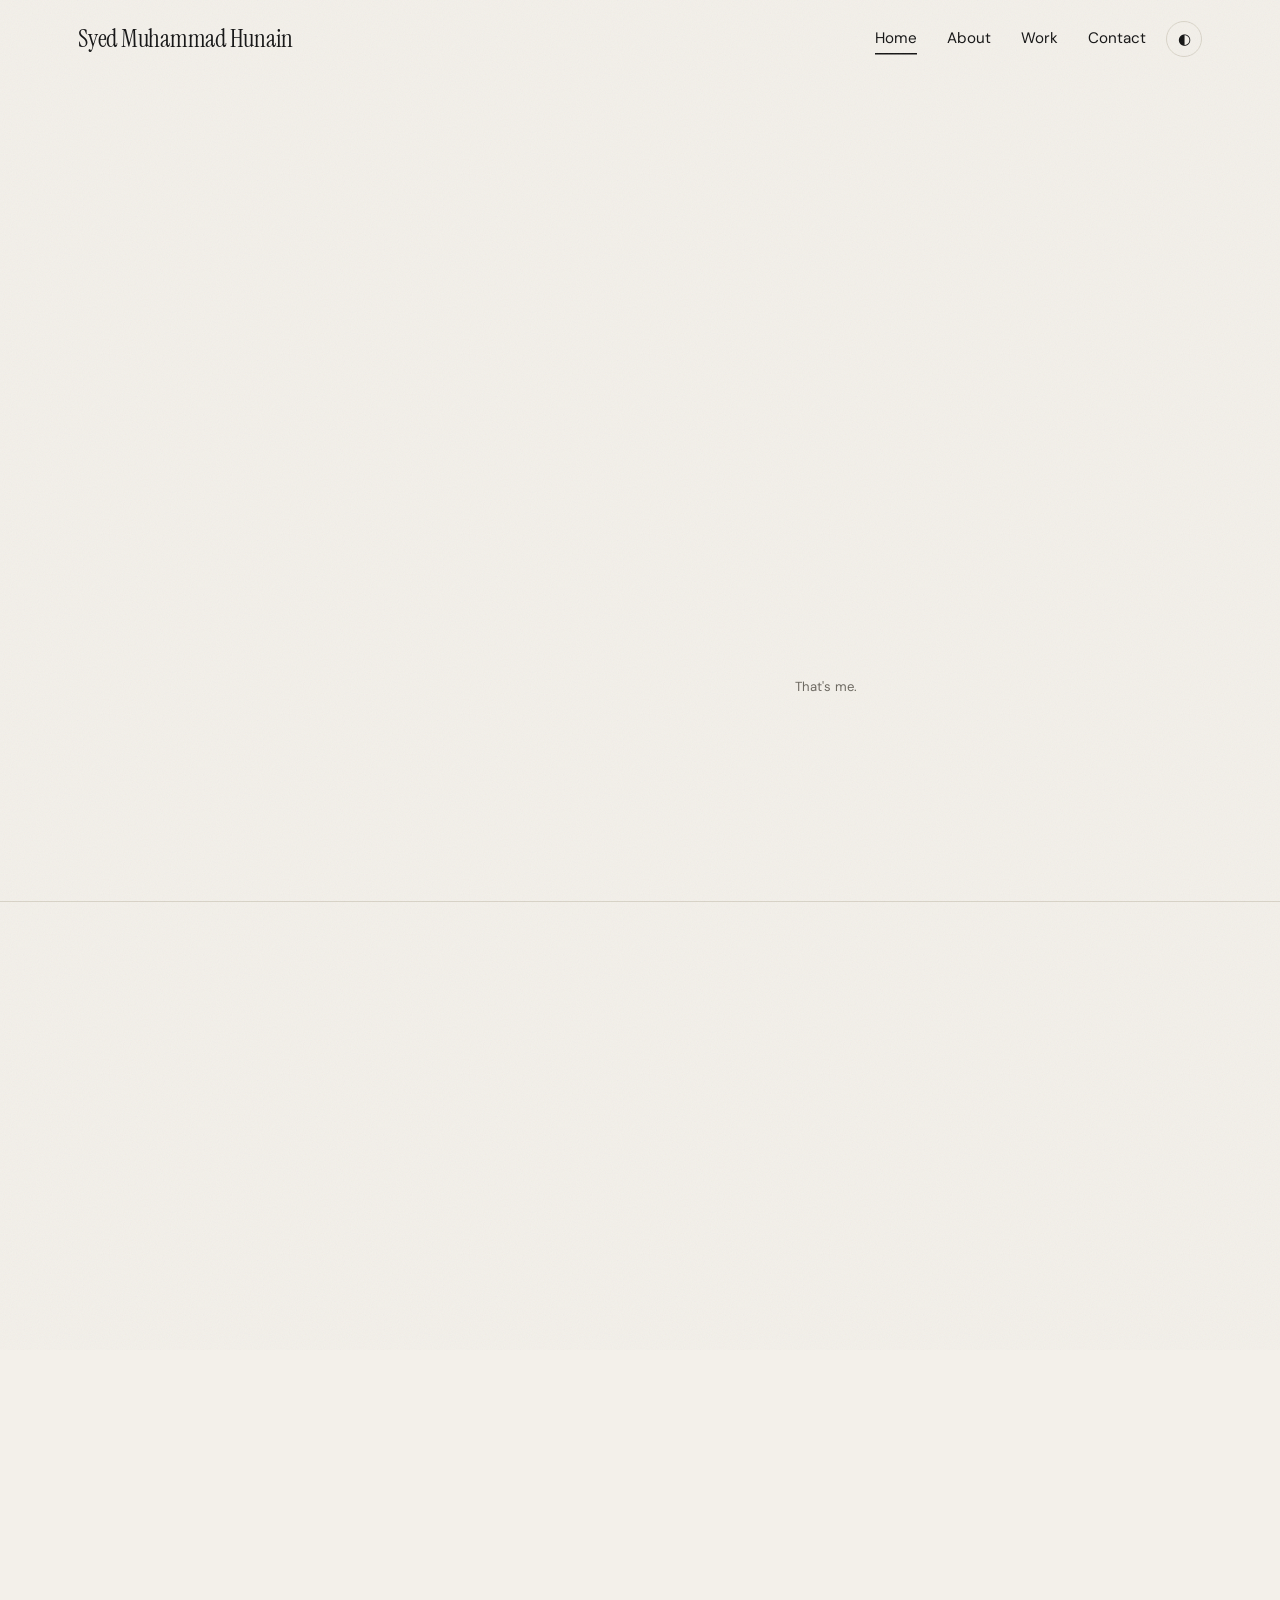
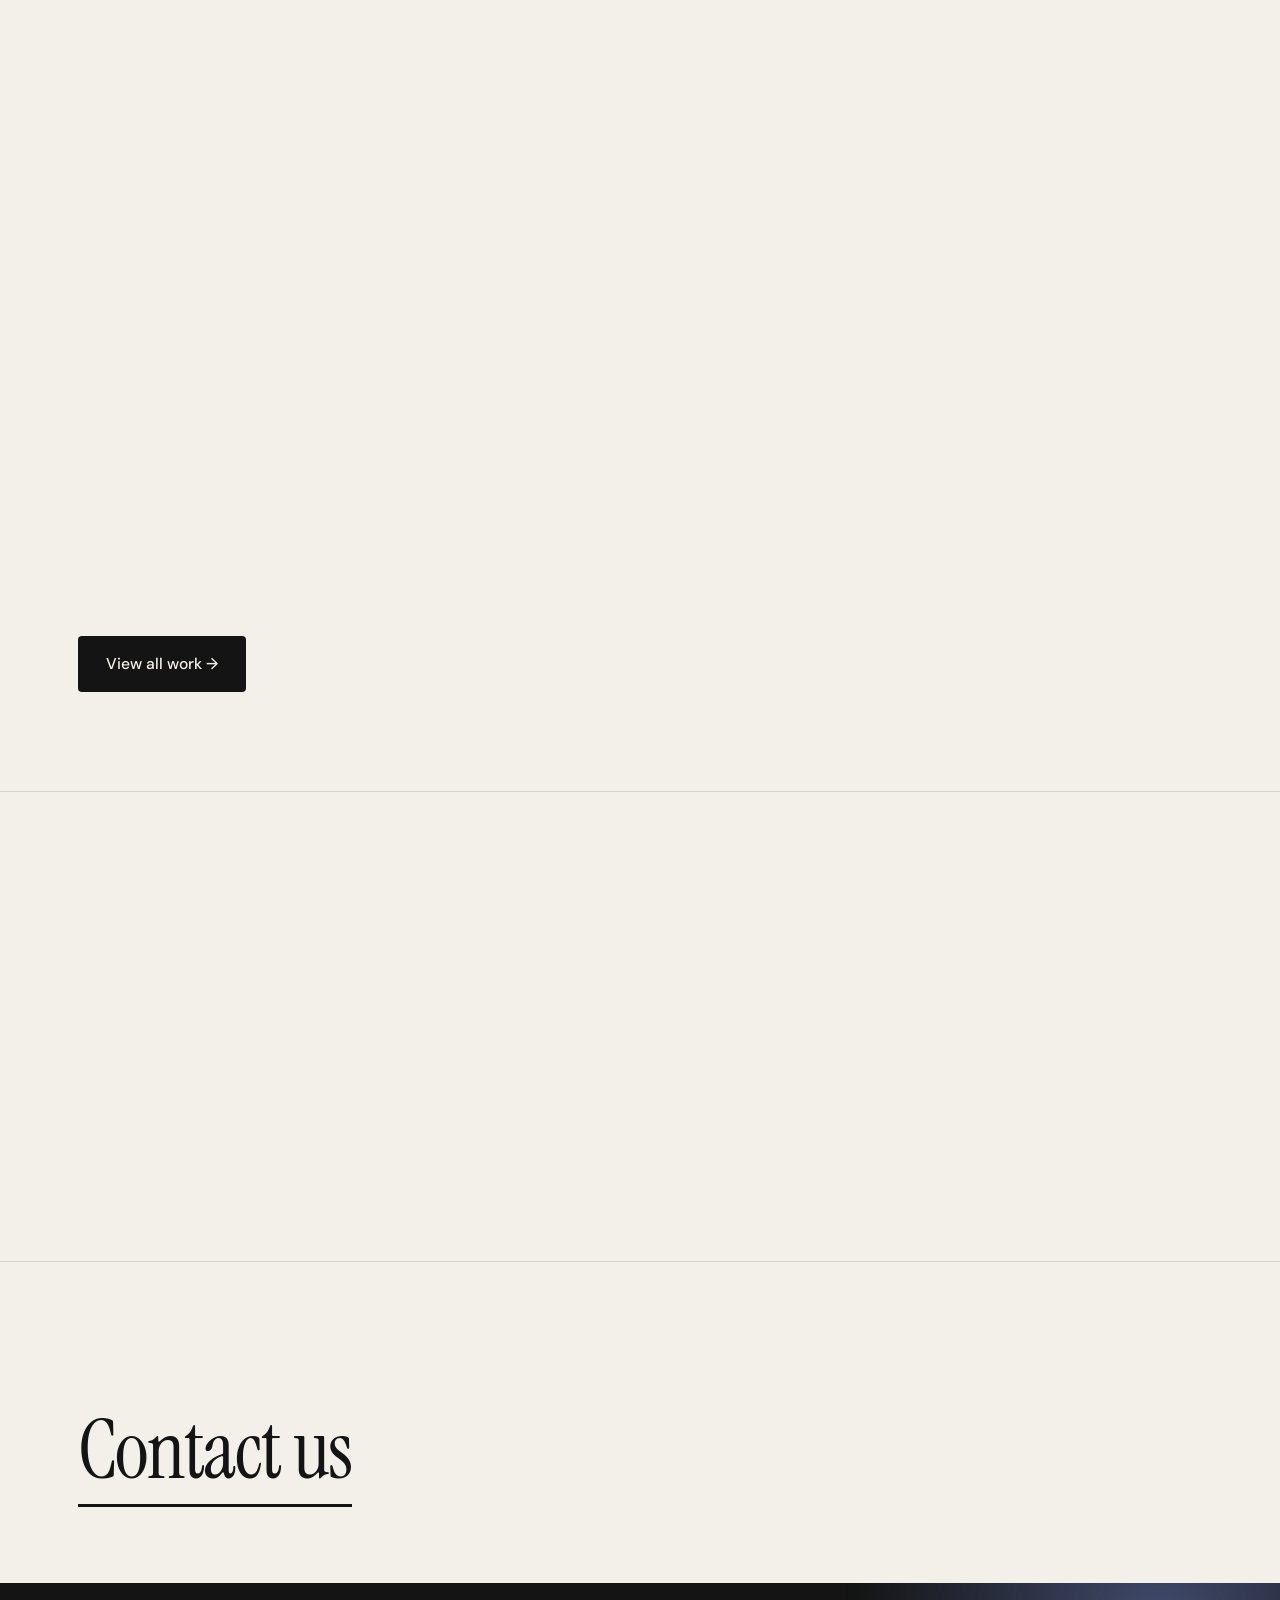
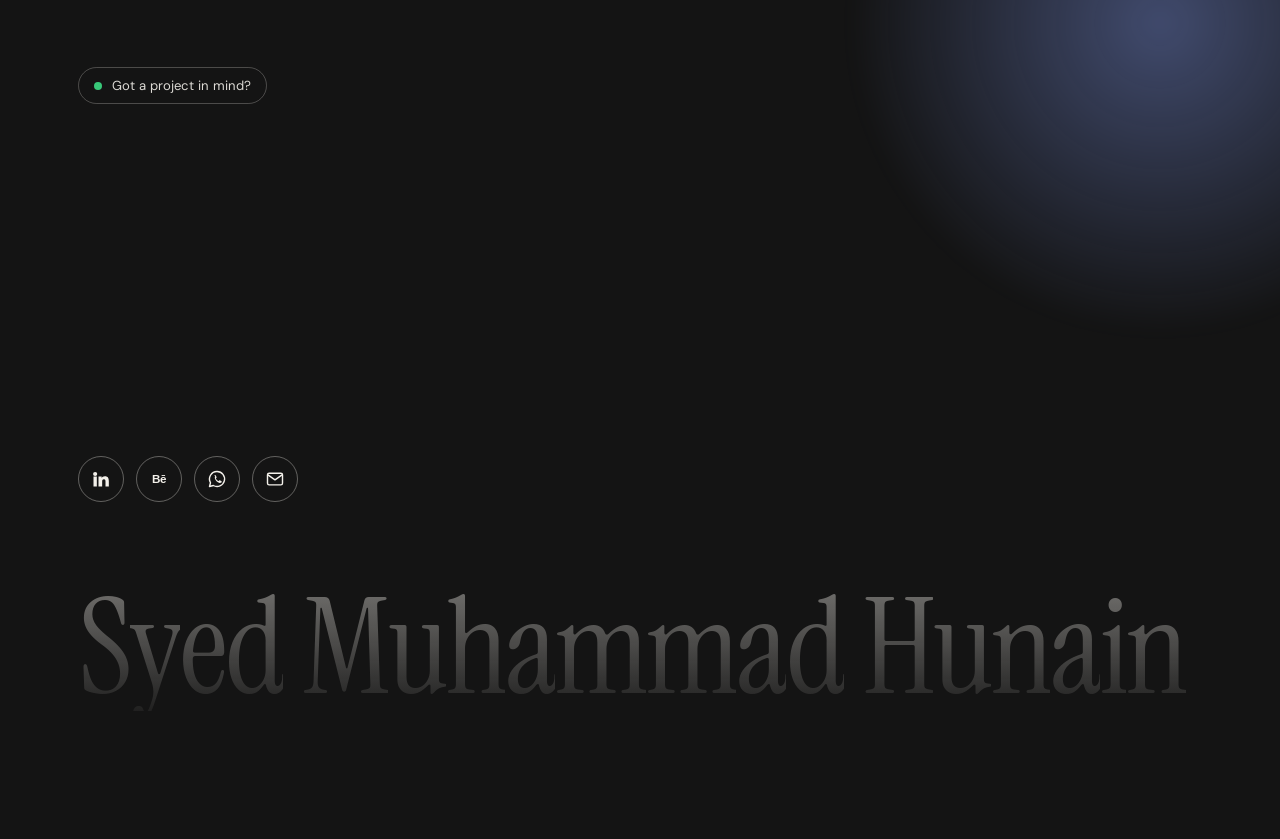
<file: index.html>
﻿<!doctype html>
<html lang="en">
<head>
  <meta charset="utf-8">
  <meta name="viewport" content="width=device-width, initial-scale=1">
  <title>Syed Muhammad Hunain — UI/UX Designer</title>
  <meta name="description" content="Syed Muhammad Hunain is a UI/UX designer making apps and websites that are easy to use.">
  <link rel="preconnect" href="https://fonts.googleapis.com">
  <link rel="preconnect" href="https://fonts.gstatic.com" crossorigin>
  <link href="https://fonts.googleapis.com/css2?family=DM+Sans:wght@400;500&family=Instrument+Serif:ital@0;1&display=swap" rel="stylesheet">
  <link rel="icon" href="favicon.ico" sizes="any">
  <link rel="icon" type="image/png" sizes="32x32" href="assets/favicon-32.png">
  <link rel="icon" type="image/png" sizes="192x192" href="assets/favicon-192.png">
  <link rel="apple-touch-icon" sizes="180x180" href="assets/apple-touch-icon.png">
  <link rel="stylesheet" href="style.css">
  <script>(function(){var r=document.documentElement;r.classList.add('js');try{if(matchMedia('(prefers-reduced-motion: reduce)').matches)return;if(sessionStorage.getItem('pt')){sessionStorage.removeItem('pt');r.classList.add('pt-in')}else if(!sessionStorage.getItem('seen')){sessionStorage.setItem('seen','1');r.classList.add('intro')}}catch(e){}})()</script>
</head>
<body>
  <header class="nav"><div class="wrap">
    <a class="logo" href="index.html">Syed Muhammad Hunain</a>
    <button class="menu-btn" aria-label="Toggle menu" aria-expanded="false">☰</button>
    <nav id="menu">
      <a href="index.html" class="active">Home</a>
      <a href="about.html">About</a>
      <a href="work.html">Work</a>
      <a href="contact.html">Contact</a>
    </nav>
    <button class="theme-btn" aria-label="Toggle dark mode">◐</button>
  </div></header>

  <main>
    <section class="hero">
      <div class="wrap">
        <div>
          <p class="kicker">Syed Muhammad Hunain — UI/UX designer</p>
          <h1>I make things <em>easy</em> to use.</h1>
          <p class="lead">Apps and websites that <strong>make sense the first time</strong> someone opens them. I research, sketch, design and prototype — mostly in Figma.</p>
          <div class="cta">
            <a class="btn" href="work.html">See my work</a>
            <a class="ulink" href="contact.html">Say hello</a>
          </div>
          <div class="scroll-cue" aria-hidden="true"><span></span>Scroll</div>
        </div>
        <figure class="photo">
          <img src="assets/profile.jpg" alt="Syed Muhammad Hunain" width="1572" height="1001">
          <div class="photo-ticker" aria-hidden="true"><div class="track"><div class="grp"><span>UI/UX Designer</span><span>UI/UX Designer</span><span>UI/UX Designer</span><span>UI/UX Designer</span><span>UI/UX Designer</span></div><div class="grp"><span>UI/UX Designer</span><span>UI/UX Designer</span><span>UI/UX Designer</span><span>UI/UX Designer</span><span>UI/UX Designer</span></div></div></div>
          <figcaption>That's me.</figcaption>
        </figure>
      </div>
    </section>

    <div class="marquee" aria-hidden="true"><div class="track"><div class="grp"><span>UI Design</span><span>UX Research</span><span>Prototyping</span><span>Wireframing</span><span>Design Systems</span><span>Graphic Design</span><span>Figma</span></div><div class="grp"><span>UI Design</span><span>UX Research</span><span>Prototyping</span><span>Wireframing</span><span>Design Systems</span><span>Graphic Design</span><span>Figma</span></div></div></div>

    <section class="section">
      <div class="wrap">
        <div class="label"><span>Selected work</span><a class="ulink" href="work.html">All projects</a></div>
        <div class="tiles">
          <a class="tile" href="assets/banking-app.png" data-full="assets/banking-app.png" data-title="Banking app redesign" aria-label="Open Banking app redesign full image">
            <div class="art shot" style="--c:color-mix(in srgb,var(--ink) 7%,var(--bg))">
              <img src="assets/banking-app.png" alt="Banking app home screen" width="393" height="808">
            </div>
            <div class="info-row"><h3>Banking app redesign</h3><span>2026</span></div>
            <p class="desc">Simpler onboarding for a mobile banking app.</p>
          </a>
          <a class="tile" href="assets/online-store.webp" data-full="assets/online-store.webp" data-title="Jewelry by SH — online store" aria-label="Open Jewelry by SH full design">
            <div class="art web" style="--c:color-mix(in srgb,var(--ink) 7%,var(--bg))">
              <div class="frame"><span></span><img src="assets/online-store.webp" alt="Jewelry by SH online store homepage" width="1308" height="2000" loading="lazy"></div>
            </div>
            <div class="info-row"><h3>Jewelry by SH</h3><span>2026</span></div>
            <p class="desc">Online store design for a jewellery brand.</p>
          </a>
          <a class="tile" href="assets/dashboard.webp" data-full="assets/dashboard.webp" data-title="Analytics dashboard" aria-label="Open Analytics dashboard full image">
            <div class="art web" style="--c:color-mix(in srgb,var(--ink) 7%,var(--bg))">
              <div class="frame wide"><span></span><img src="assets/dashboard.webp" alt="Admin analytics dashboard" width="2000" height="1370" loading="lazy"></div>
            </div>
            <div class="info-row"><h3>Analytics dashboard</h3><span>2026</span></div>
            <p class="desc">Orders, weekly analytics and team tasks in one view.</p>
          </a>
          <a class="tile" href="assets/al-haseeb-logo.jpg" data-full="assets/al-haseeb-logo.jpg" data-fit="1" data-title="Al Haseeb Foundation — logo" aria-label="Open Al Haseeb Foundation logo full image">
            <div class="art logo-art" style="--c:color-mix(in srgb,var(--ink) 7%,var(--bg))">
              <img src="assets/al-haseeb-logo.jpg" alt="Al Haseeb Foundation logo" width="1600" height="1600" loading="lazy">
            </div>
            <div class="info-row"><h3>Al Haseeb Foundation</h3><span>2026</span></div>
            <p class="desc">Logo design with Arabic calligraphy in a green and gold roundel.</p>
          </a>
        </div>
        <p style="margin-top:50px"><a class="btn" href="work.html">View all work →</a></p>
      </div>
    </section>

    <section class="section">
      <div class="wrap">
        <div class="label"><span>How I work</span></div>
        <h2>Understand first, <em>then</em> design.</h2>
        <div class="cols">
          <div><span class="n">01</span><h3>Listen</h3><p>I start with the people using the product and what they're trying to get done.</p></div>
          <div><span class="n">02</span><h3>Sketch &amp; test</h3><p>Quick wireframes and Figma prototypes, so ideas get tested before they get expensive.</p></div>
          <div><span class="n">03</span><h3>Polish</h3><p>Clean visuals, consistent components, and files that are easy for developers to build from.</p></div>
        </div>
      </div>
    </section>

    <section class="section">
      <div class="wrap">
        <div class="label"><span>Got a project?</span></div>
        <p class="big"><a href="contact.html">Contact us</a></p>
      </div>
    </section>
  </main>

  <footer class="site-footer">
    <div class="wrap">
      <div class="f-top">
        <div class="f-intro">
          <span class="f-pill"><i></i>Got a project in mind?</span>
          <p class="f-big">Design that feels <em>effortless</em>.</p>
          <p class="f-sub">I'm Syed Muhammad Hunain, a UI/UX designer making apps and websites easy to use.</p>
          <a class="f-btn" href="contact.html">Contact us</a>
          <div class="f-social" aria-label="Social links">
            <a href="https://www.linkedin.com/in/thesyedhuna13d/" target="_blank" rel="noopener noreferrer" aria-label="LinkedIn" title="LinkedIn"><svg viewBox="0 0 24 24" aria-hidden="true"><path fill="currentColor" d="M4.98 3.5a2.5 2.5 0 1 1 0 5 2.5 2.5 0 0 1 0-5zM3 9h4v12H3zM9 9h3.8v1.7h.05c.53-1 1.83-2.05 3.77-2.05 4.03 0 4.78 2.65 4.78 6.1V21h-4v-5.6c0-1.34-.03-3.06-1.86-3.06-1.87 0-2.15 1.46-2.15 2.96V21H9z"/></svg></a>
            <a href="https://www.behance.net/thesyedhuna13d" target="_blank" rel="noopener noreferrer" aria-label="Behance" title="Behance"><svg viewBox="0 0 24 24" aria-hidden="true"><text x="12" y="17" text-anchor="middle" fill="currentColor" font-family="Arial, Helvetica, sans-serif" font-weight="700" font-size="14" letter-spacing="-.5">Bē</text></svg></a>
            <a href="https://wa.me/923240232403" target="_blank" rel="noopener noreferrer" aria-label="WhatsApp" title="WhatsApp"><svg viewBox="0 0 24 24" aria-hidden="true"><path fill="none" stroke="currentColor" stroke-width="1.7" stroke-linejoin="round" d="M12 3a9 9 0 0 0-7.8 13.5L3 21l4.6-1.2A9 9 0 1 0 12 3z"/><path fill="currentColor" d="M8.8 7.9c.2-.4.5-.4.8-.4h.6c.2 0 .4.1.5.4l.8 1.9c.1.2 0 .5-.1.7l-.6.7c-.1.1-.1.3 0 .5.6 1.1 1.5 2 2.6 2.6.2.1.4.1.5 0l.7-.6c.2-.2.5-.2.7-.1l1.9.8c.3.1.4.3.4.5v.6c0 .3 0 .6-.4.8-.6.4-1.4.6-2.2.4-2.6-.6-5-3-5.6-5.6-.2-.8 0-1.6.4-2.2z"/></svg></a>
            <a href="mailto:syed.muhammad.hunain1@gmail.com" aria-label="Email" title="Email"><svg viewBox="0 0 24 24" aria-hidden="true"><g fill="none" stroke="currentColor" stroke-width="1.7" stroke-linejoin="round"><rect x="3" y="5" width="18" height="14" rx="2"/><path d="m3.5 7 8.5 6 8.5-6"/></g></svg></a>
          </div>
        </div>
        <div class="f-col" role="navigation" aria-label="Footer pages">
          <h4>Pages</h4>
          <a href="index.html">Home</a>
          <a href="about.html">About</a>
          <a href="work.html">Work</a>
          <a href="contact.html">Contact</a>
        </div>
        <div class="f-col">
          <h4>Get in touch</h4>
          <a href="mailto:syed.muhammad.hunain1@gmail.com">Email<small class="f-num f-mail">syed.muhammad.hunain1<wbr>@gmail.com</small></a>
          <a href="https://wa.me/923240232403" target="_blank" rel="noopener noreferrer" aria-label="WhatsApp +92 324 0232403">WhatsApp ↗<small class="f-num">+92 324 0232403</small></a>
          <a href="https://www.linkedin.com/in/thesyedhuna13d/" target="_blank" rel="noopener noreferrer">LinkedIn ↗</a>
          <a href="https://www.behance.net/thesyedhuna13d" target="_blank" rel="noopener noreferrer">Behance ↗</a>
        </div>
      </div>
      <div class="f-mark" aria-hidden="true"><span>Syed Muhammad Hunain</span></div>
      <div class="f-bottom">
        <span>© <span class="year"></span> Syed Muhammad Hunain. All rights reserved.</span>
        <span class="f-made">Designed &amp; built by Hunain</span>
        <a href="#top-of-page" class="f-top-link" aria-label="Back to top" onclick="window.scrollTo({top:0,behavior:'smooth'});return false;"><span aria-hidden="true">↑</span></a>
      </div>
    </div>
  </footer>
  <script src="script.js"></script>
</body>
</html>
</file>
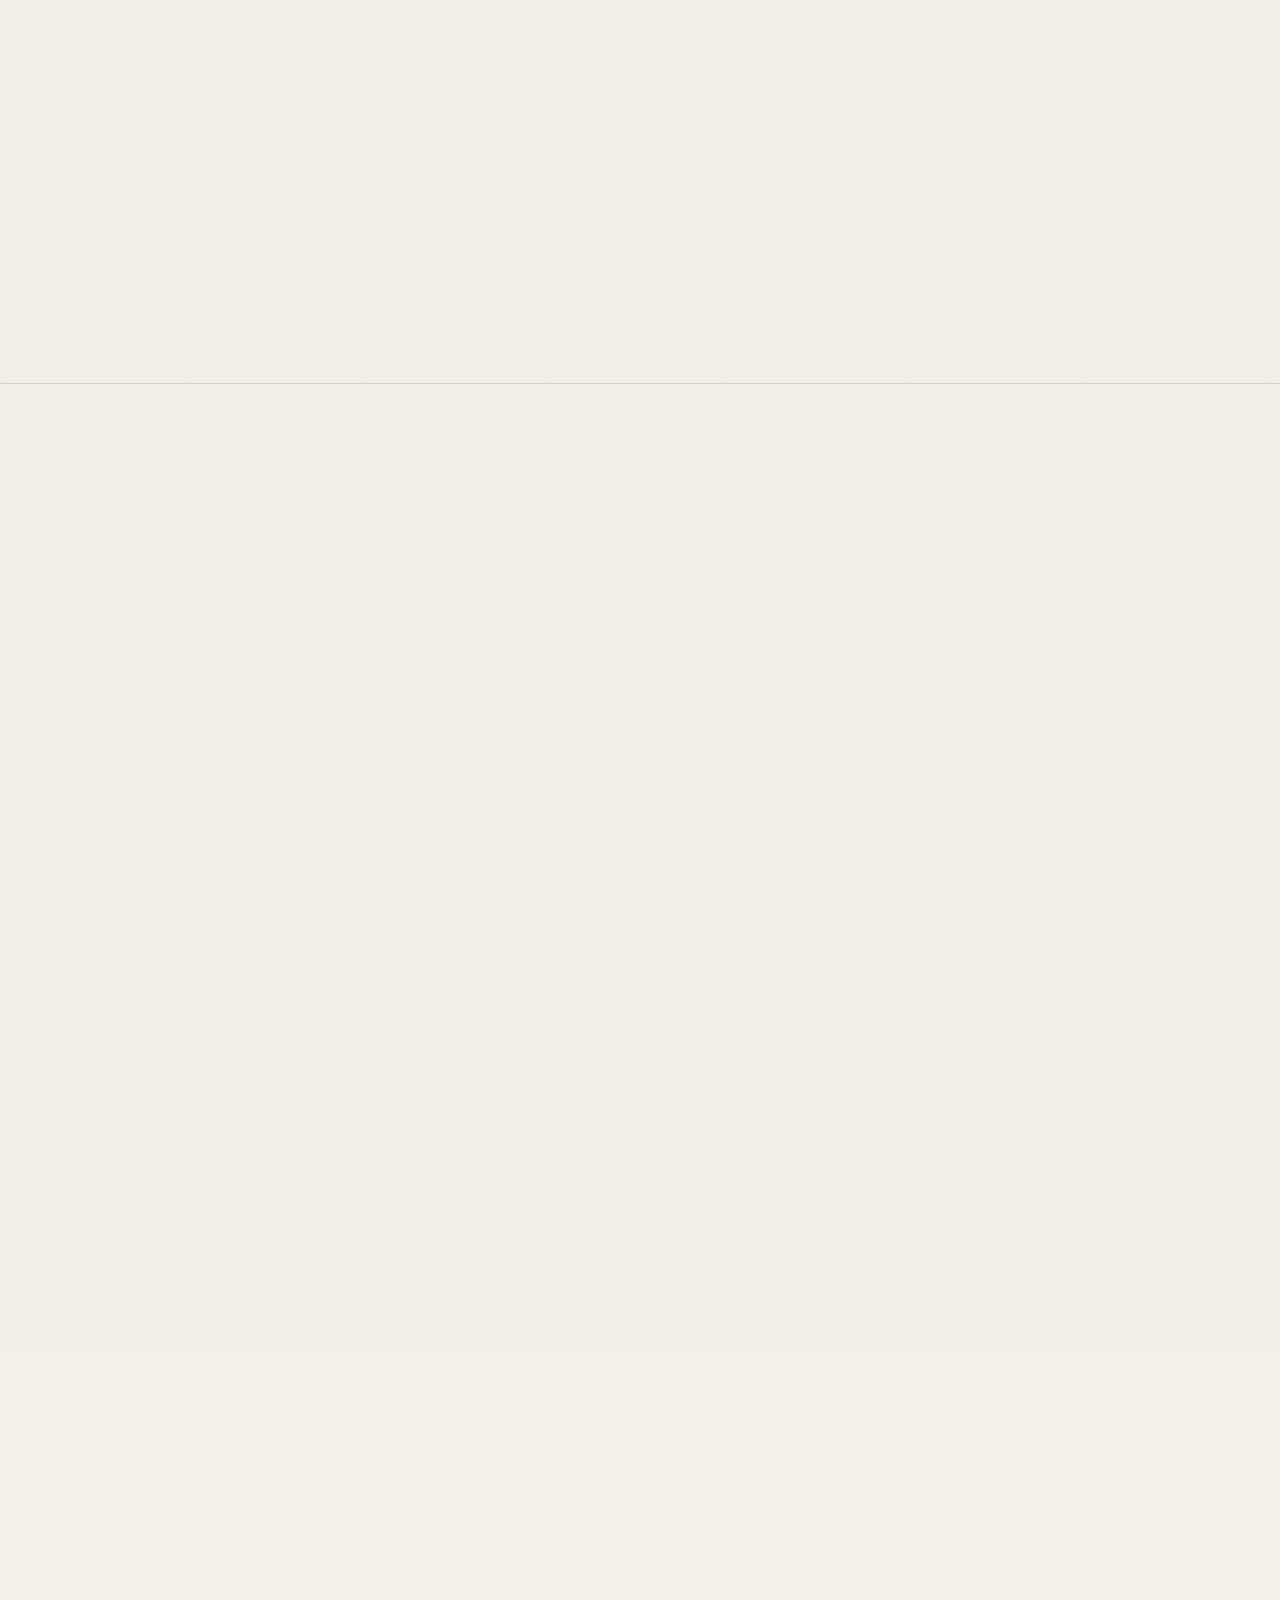
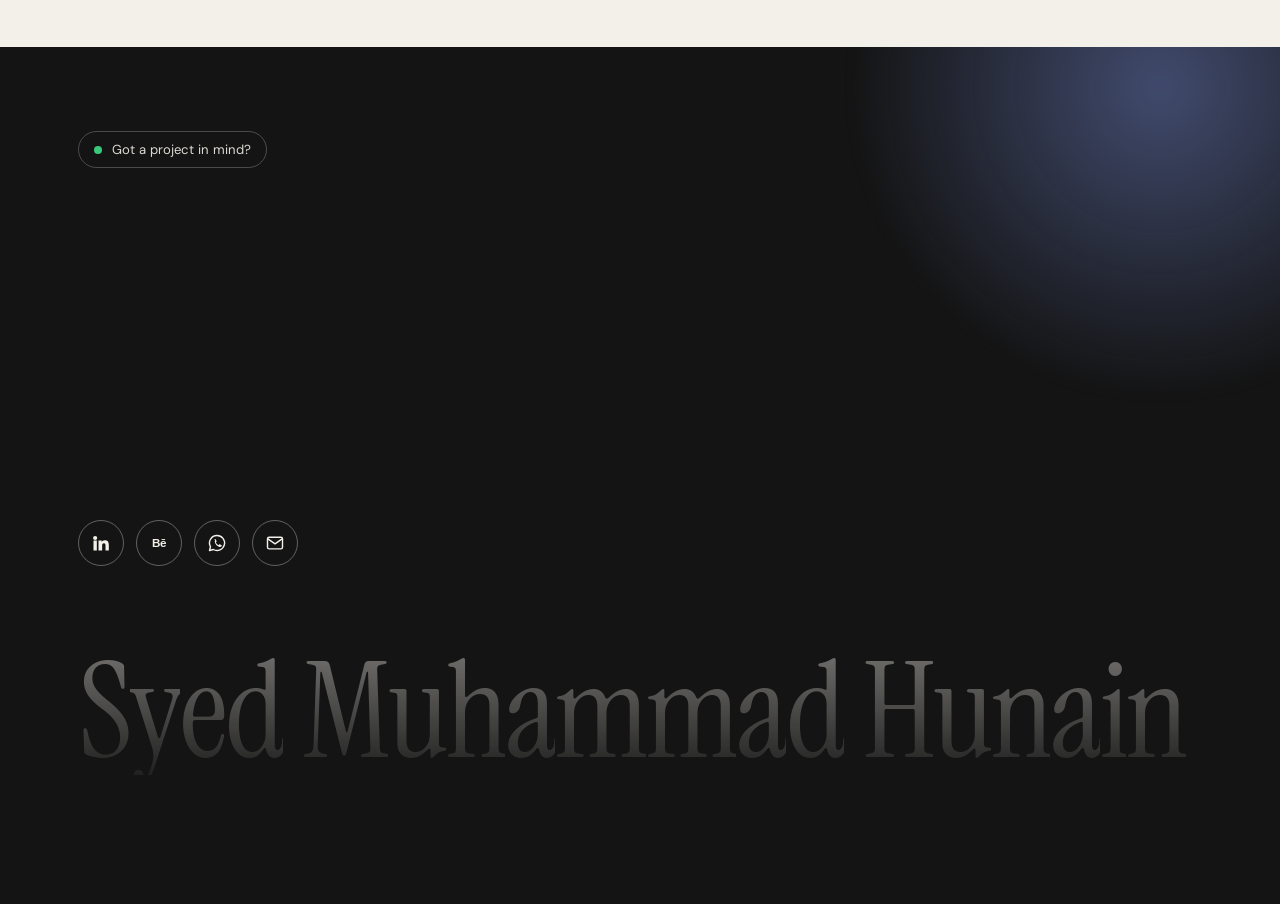
<file: about.html>
﻿<!doctype html>
<html lang="en">
<head>
  <meta charset="utf-8">
  <meta name="viewport" content="width=device-width, initial-scale=1">
  <title>About — Syed Muhammad Hunain</title>
  <meta name="description" content="About Syed Muhammad Hunain, a UI/UX designer.">
  <link rel="preconnect" href="https://fonts.googleapis.com">
  <link rel="preconnect" href="https://fonts.gstatic.com" crossorigin>
  <link href="https://fonts.googleapis.com/css2?family=DM+Sans:wght@400;500&family=Instrument+Serif:ital@0;1&display=swap" rel="stylesheet">
  <link rel="icon" href="favicon.ico" sizes="any">
  <link rel="icon" type="image/png" sizes="32x32" href="assets/favicon-32.png">
  <link rel="icon" type="image/png" sizes="192x192" href="assets/favicon-192.png">
  <link rel="apple-touch-icon" sizes="180x180" href="assets/apple-touch-icon.png">
  <link rel="stylesheet" href="style.css">
  <script>(function(){var r=document.documentElement;r.classList.add('js');try{if(matchMedia('(prefers-reduced-motion: reduce)').matches)return;if(sessionStorage.getItem('pt')){sessionStorage.removeItem('pt');r.classList.add('pt-in')}else if(!sessionStorage.getItem('seen')){sessionStorage.setItem('seen','1');r.classList.add('intro')}}catch(e){}})()</script>
</head>
<body>
  <header class="nav"><div class="wrap">
    <a class="logo" href="index.html">Syed Muhammad Hunain</a>
    <button class="menu-btn" aria-label="Toggle menu" aria-expanded="false">☰</button>
    <nav id="menu">
      <a href="index.html">Home</a>
      <a href="about.html" class="active">About</a>
      <a href="work.html">Work</a>
      <a href="contact.html">Contact</a>
    </nav>
    <button class="theme-btn" aria-label="Toggle dark mode">◐</button>
  </div></header>

  <main>
    <section class="page-head"><div class="wrap">
      <h1>Hi, I'm Hunain. I design <em>interfaces</em> people enjoy.</h1>
    </div></section>

    <section class="section"><div class="wrap about-grid">
      <figure class="photo">
        <img src="assets/profile.jpg" alt="Syed Muhammad Hunain" width="1572" height="1001">
          <div class="photo-ticker" aria-hidden="true"><div class="track"><div class="grp"><span>UI/UX Designer</span><span>UI/UX Designer</span><span>UI/UX Designer</span><span>UI/UX Designer</span><span>UI/UX Designer</span></div><div class="grp"><span>UI/UX Designer</span><span>UI/UX Designer</span><span>UI/UX Designer</span><span>UI/UX Designer</span><span>UI/UX Designer</span></div></div></div>
      </figure>
      <div class="about-text">
        <p>Hi, I'm Syed Muhammad Hunain. I'm a UI/UX Designer with over 1 year of experience in designing modern, user-friendly, and visually appealing digital experiences. I specialize in creating clean interfaces, intuitive layouts, and responsive designs that make websites and mobile apps easy to use.</p>
        <p>I enjoy turning ideas into creative designs by focusing on user needs, visual consistency, and usability. I’m passionate about learning new design trends, improving my skills, and creating digital experiences that make a difference.</p>
        <p>My goal is to design products that are not only beautiful but also simple, functional, and enjoyable for users.</p>

        <h3>What I do</h3>
        <ul class="list">
          <li>UX research &amp; wireframing</li>
          <li>UI design for web and mobile</li>
          <li>Prototyping &amp; design systems</li>
          <li>Graphic design</li>
        </ul>

        <h3>Tools</h3>
        <ul class="list">
          <li>Figma</li>
          <li>Adobe Photoshop &amp; Illustrator</li>
        </ul>

        <h3>Experience</h3>
        <ul class="list">
          <li>Add your role or company <span>Year – Year</span></li>
          <li><div>Usman Islamic School<small class="sub">Grade 9</small></div> <span>2025 – Present</span></li>
        </ul>
      </div>
    </div></section>
  </main>

  <footer class="site-footer">
    <div class="wrap">
      <div class="f-top">
        <div class="f-intro">
          <span class="f-pill"><i></i>Got a project in mind?</span>
          <p class="f-big">Design that feels <em>effortless</em>.</p>
          <p class="f-sub">I'm Syed Muhammad Hunain, a UI/UX designer making apps and websites easy to use.</p>
          <a class="f-btn" href="contact.html">Contact us</a>
          <div class="f-social" aria-label="Social links">
            <a href="https://www.linkedin.com/in/thesyedhuna13d/" target="_blank" rel="noopener noreferrer" aria-label="LinkedIn" title="LinkedIn"><svg viewBox="0 0 24 24" aria-hidden="true"><path fill="currentColor" d="M4.98 3.5a2.5 2.5 0 1 1 0 5 2.5 2.5 0 0 1 0-5zM3 9h4v12H3zM9 9h3.8v1.7h.05c.53-1 1.83-2.05 3.77-2.05 4.03 0 4.78 2.65 4.78 6.1V21h-4v-5.6c0-1.34-.03-3.06-1.86-3.06-1.87 0-2.15 1.46-2.15 2.96V21H9z"/></svg></a>
            <a href="https://www.behance.net/thesyedhuna13d" target="_blank" rel="noopener noreferrer" aria-label="Behance" title="Behance"><svg viewBox="0 0 24 24" aria-hidden="true"><text x="12" y="17" text-anchor="middle" fill="currentColor" font-family="Arial, Helvetica, sans-serif" font-weight="700" font-size="14" letter-spacing="-.5">Bē</text></svg></a>
            <a href="https://wa.me/923240232403" target="_blank" rel="noopener noreferrer" aria-label="WhatsApp" title="WhatsApp"><svg viewBox="0 0 24 24" aria-hidden="true"><path fill="none" stroke="currentColor" stroke-width="1.7" stroke-linejoin="round" d="M12 3a9 9 0 0 0-7.8 13.5L3 21l4.6-1.2A9 9 0 1 0 12 3z"/><path fill="currentColor" d="M8.8 7.9c.2-.4.5-.4.8-.4h.6c.2 0 .4.1.5.4l.8 1.9c.1.2 0 .5-.1.7l-.6.7c-.1.1-.1.3 0 .5.6 1.1 1.5 2 2.6 2.6.2.1.4.1.5 0l.7-.6c.2-.2.5-.2.7-.1l1.9.8c.3.1.4.3.4.5v.6c0 .3 0 .6-.4.8-.6.4-1.4.6-2.2.4-2.6-.6-5-3-5.6-5.6-.2-.8 0-1.6.4-2.2z"/></svg></a>
            <a href="mailto:syed.muhammad.hunain1@gmail.com" aria-label="Email" title="Email"><svg viewBox="0 0 24 24" aria-hidden="true"><g fill="none" stroke="currentColor" stroke-width="1.7" stroke-linejoin="round"><rect x="3" y="5" width="18" height="14" rx="2"/><path d="m3.5 7 8.5 6 8.5-6"/></g></svg></a>
          </div>
        </div>
        <div class="f-col" role="navigation" aria-label="Footer pages">
          <h4>Pages</h4>
          <a href="index.html">Home</a>
          <a href="about.html">About</a>
          <a href="work.html">Work</a>
          <a href="contact.html">Contact</a>
        </div>
        <div class="f-col">
          <h4>Get in touch</h4>
          <a href="mailto:syed.muhammad.hunain1@gmail.com">Email<small class="f-num f-mail">syed.muhammad.hunain1<wbr>@gmail.com</small></a>
          <a href="https://wa.me/923240232403" target="_blank" rel="noopener noreferrer" aria-label="WhatsApp +92 324 0232403">WhatsApp ↗<small class="f-num">+92 324 0232403</small></a>
          <a href="https://www.linkedin.com/in/thesyedhuna13d/" target="_blank" rel="noopener noreferrer">LinkedIn ↗</a>
          <a href="https://www.behance.net/thesyedhuna13d" target="_blank" rel="noopener noreferrer">Behance ↗</a>
        </div>
      </div>
      <div class="f-mark" aria-hidden="true"><span>Syed Muhammad Hunain</span></div>
      <div class="f-bottom">
        <span>© <span class="year"></span> Syed Muhammad Hunain. All rights reserved.</span>
        <span class="f-made">Designed &amp; built by Hunain</span>
        <a href="#top-of-page" class="f-top-link" aria-label="Back to top" onclick="window.scrollTo({top:0,behavior:'smooth'});return false;"><span aria-hidden="true">↑</span></a>
      </div>
    </div>
  </footer>
  <script src="script.js"></script>
</body>
</html>
</file>
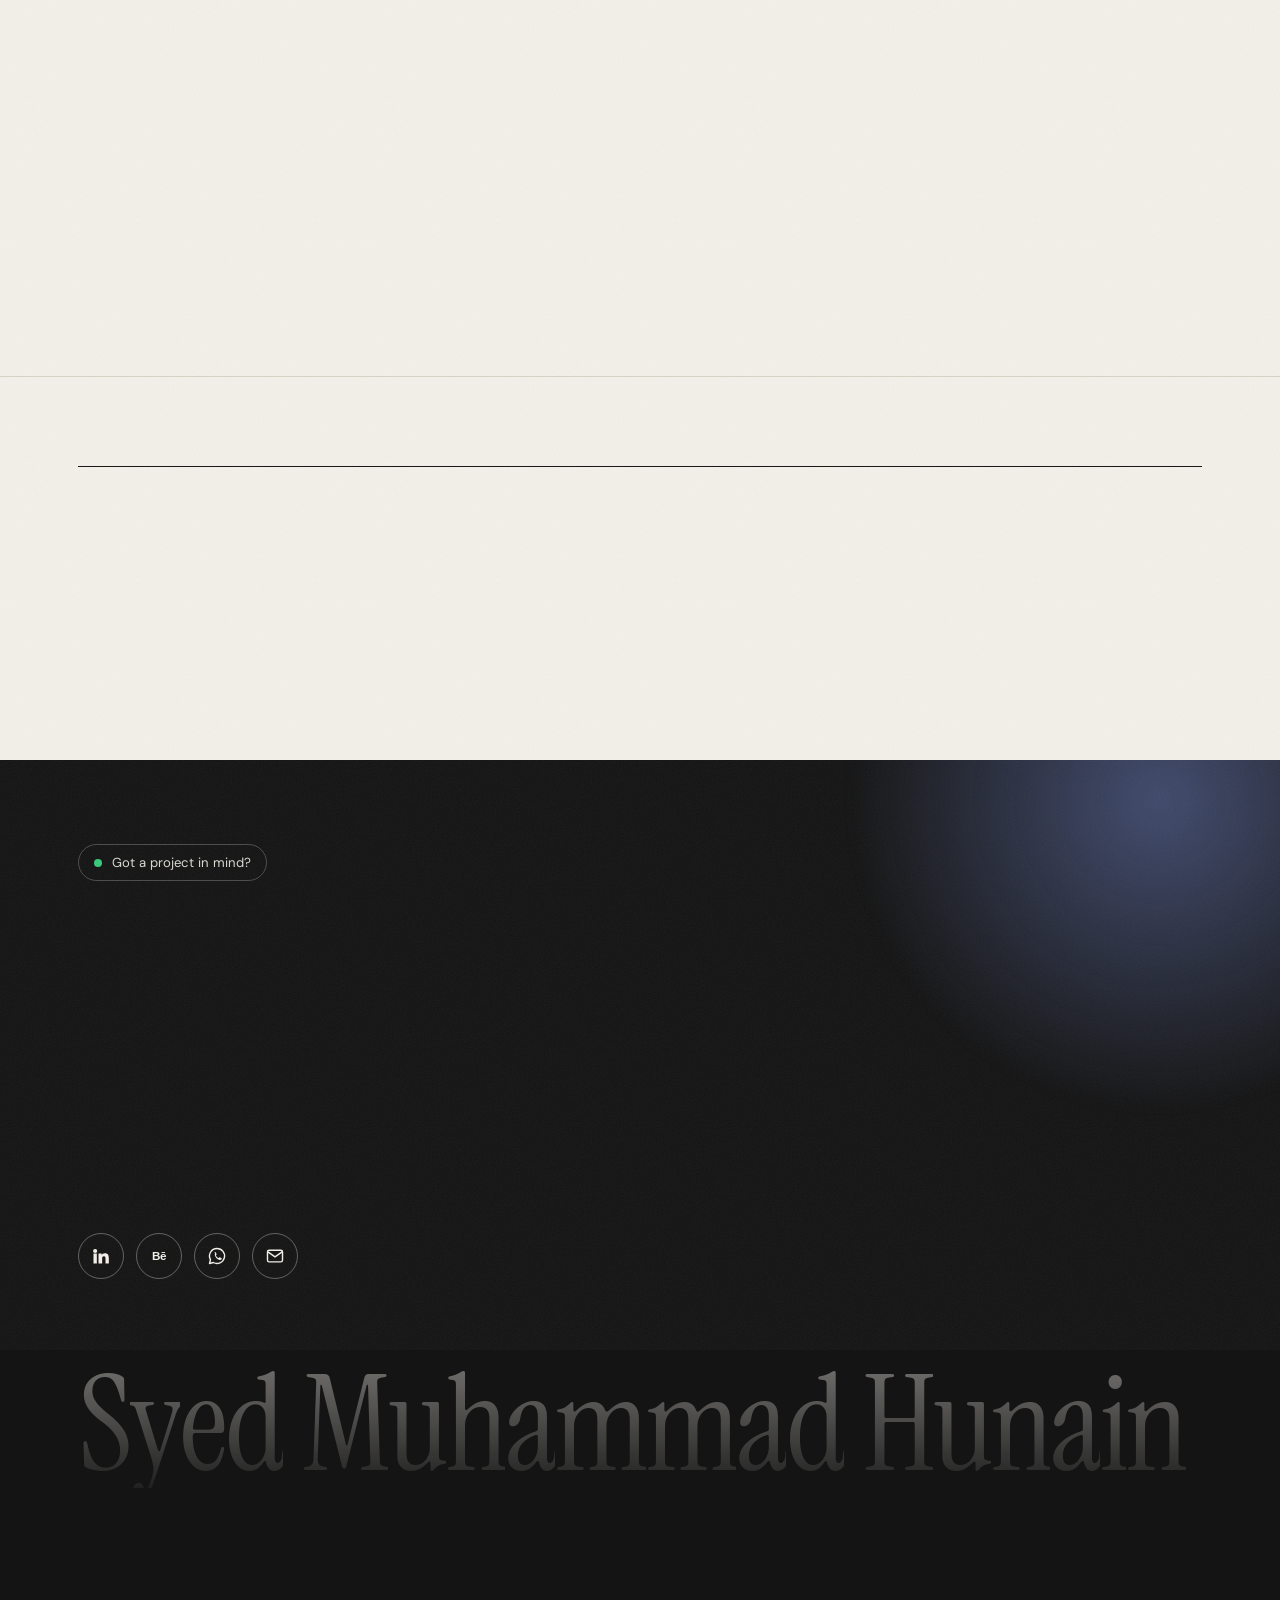
<file: contact.html>
﻿<!doctype html>
<html lang="en">
<head>
  <meta charset="utf-8">
  <meta name="viewport" content="width=device-width, initial-scale=1">
  <title>Contact — Syed Muhammad Hunain</title>
  <meta name="description" content="Get in touch with Syed Muhammad Hunain.">
  <link rel="preconnect" href="https://fonts.googleapis.com">
  <link rel="preconnect" href="https://fonts.gstatic.com" crossorigin>
  <link href="https://fonts.googleapis.com/css2?family=DM+Sans:wght@400;500&family=Instrument+Serif:ital@0;1&display=swap" rel="stylesheet">
  <link rel="icon" href="favicon.ico" sizes="any">
  <link rel="icon" type="image/png" sizes="32x32" href="assets/favicon-32.png">
  <link rel="icon" type="image/png" sizes="192x192" href="assets/favicon-192.png">
  <link rel="apple-touch-icon" sizes="180x180" href="assets/apple-touch-icon.png">
  <link rel="stylesheet" href="style.css">
  <script>(function(){var r=document.documentElement;r.classList.add('js');try{if(matchMedia('(prefers-reduced-motion: reduce)').matches)return;if(sessionStorage.getItem('pt')){sessionStorage.removeItem('pt');r.classList.add('pt-in')}else if(!sessionStorage.getItem('seen')){sessionStorage.setItem('seen','1');r.classList.add('intro')}}catch(e){}})()</script>
</head>
<body>
  <header class="nav"><div class="wrap">
    <a class="logo" href="index.html">Syed Muhammad Hunain</a>
    <button class="menu-btn" aria-label="Toggle menu" aria-expanded="false">☰</button>
    <nav id="menu">
      <a href="index.html">Home</a>
      <a href="about.html">About</a>
      <a href="work.html">Work</a>
      <a href="contact.html" class="active">Contact</a>
    </nav>
    <button class="theme-btn" aria-label="Toggle dark mode">◐</button>
  </div></header>

  <main>
    <section class="page-head"><div class="wrap">
      <h1>Contact <em>us</em>.</h1>
      <p>Got a project, or a role you think I'd fit? Send me an email and I'll get back to you.</p>
    </div></section>

    <section class="section"><div class="wrap">
      <div class="socials">
        <a class="social" href="https://mail.google.com/mail/?view=cm&amp;fs=1&amp;to=syed.muhammad.hunain1@gmail.com&amp;su=Portfolio%20enquiry" target="_blank" rel="noopener noreferrer"><small>Contact me on Gmail</small><span class="mail-addr">syed.muhammad.hunain1@gmail.com</span><i>↗</i></a>
      </div>
      <p class="mail-line">Gmail not opening? <a class="ulink" href="mailto:syed.muhammad.hunain1@gmail.com">Use your mail app instead</a>.</p>
    </div></section>
  </main>

  <footer class="site-footer">
    <div class="wrap">
      <div class="f-top">
        <div class="f-intro">
          <span class="f-pill"><i></i>Got a project in mind?</span>
          <p class="f-big">Design that feels <em>effortless</em>.</p>
          <p class="f-sub">I'm Syed Muhammad Hunain, a UI/UX designer making apps and websites easy to use.</p>
          <a class="f-btn" href="contact.html">Contact us</a>
          <div class="f-social" aria-label="Social links">
            <a href="https://www.linkedin.com/in/thesyedhuna13d/" target="_blank" rel="noopener noreferrer" aria-label="LinkedIn" title="LinkedIn"><svg viewBox="0 0 24 24" aria-hidden="true"><path fill="currentColor" d="M4.98 3.5a2.5 2.5 0 1 1 0 5 2.5 2.5 0 0 1 0-5zM3 9h4v12H3zM9 9h3.8v1.7h.05c.53-1 1.83-2.05 3.77-2.05 4.03 0 4.78 2.65 4.78 6.1V21h-4v-5.6c0-1.34-.03-3.06-1.86-3.06-1.87 0-2.15 1.46-2.15 2.96V21H9z"/></svg></a>
            <a href="https://www.behance.net/thesyedhuna13d" target="_blank" rel="noopener noreferrer" aria-label="Behance" title="Behance"><svg viewBox="0 0 24 24" aria-hidden="true"><text x="12" y="17" text-anchor="middle" fill="currentColor" font-family="Arial, Helvetica, sans-serif" font-weight="700" font-size="14" letter-spacing="-.5">Bē</text></svg></a>
            <a href="https://wa.me/923240232403" target="_blank" rel="noopener noreferrer" aria-label="WhatsApp" title="WhatsApp"><svg viewBox="0 0 24 24" aria-hidden="true"><path fill="none" stroke="currentColor" stroke-width="1.7" stroke-linejoin="round" d="M12 3a9 9 0 0 0-7.8 13.5L3 21l4.6-1.2A9 9 0 1 0 12 3z"/><path fill="currentColor" d="M8.8 7.9c.2-.4.5-.4.8-.4h.6c.2 0 .4.1.5.4l.8 1.9c.1.2 0 .5-.1.7l-.6.7c-.1.1-.1.3 0 .5.6 1.1 1.5 2 2.6 2.6.2.1.4.1.5 0l.7-.6c.2-.2.5-.2.7-.1l1.9.8c.3.1.4.3.4.5v.6c0 .3 0 .6-.4.8-.6.4-1.4.6-2.2.4-2.6-.6-5-3-5.6-5.6-.2-.8 0-1.6.4-2.2z"/></svg></a>
            <a href="mailto:syed.muhammad.hunain1@gmail.com" aria-label="Email" title="Email"><svg viewBox="0 0 24 24" aria-hidden="true"><g fill="none" stroke="currentColor" stroke-width="1.7" stroke-linejoin="round"><rect x="3" y="5" width="18" height="14" rx="2"/><path d="m3.5 7 8.5 6 8.5-6"/></g></svg></a>
          </div>
        </div>
        <div class="f-col" role="navigation" aria-label="Footer pages">
          <h4>Pages</h4>
          <a href="index.html">Home</a>
          <a href="about.html">About</a>
          <a href="work.html">Work</a>
          <a href="contact.html">Contact</a>
        </div>
        <div class="f-col">
          <h4>Get in touch</h4>
          <a href="mailto:syed.muhammad.hunain1@gmail.com">Email<small class="f-num f-mail">syed.muhammad.hunain1<wbr>@gmail.com</small></a>
          <a href="https://wa.me/923240232403" target="_blank" rel="noopener noreferrer" aria-label="WhatsApp +92 324 0232403">WhatsApp ↗<small class="f-num">+92 324 0232403</small></a>
          <a href="https://www.linkedin.com/in/thesyedhuna13d/" target="_blank" rel="noopener noreferrer">LinkedIn ↗</a>
          <a href="https://www.behance.net/thesyedhuna13d" target="_blank" rel="noopener noreferrer">Behance ↗</a>
        </div>
      </div>
      <div class="f-mark" aria-hidden="true"><span>Syed Muhammad Hunain</span></div>
      <div class="f-bottom">
        <span>© <span class="year"></span> Syed Muhammad Hunain. All rights reserved.</span>
        <span class="f-made">Designed &amp; built by Hunain</span>
        <a href="#top-of-page" class="f-top-link" aria-label="Back to top" onclick="window.scrollTo({top:0,behavior:'smooth'});return false;"><span aria-hidden="true">↑</span></a>
      </div>
    </div>
  </footer>
  <script src="script.js"></script>
</body>
</html>
</file>
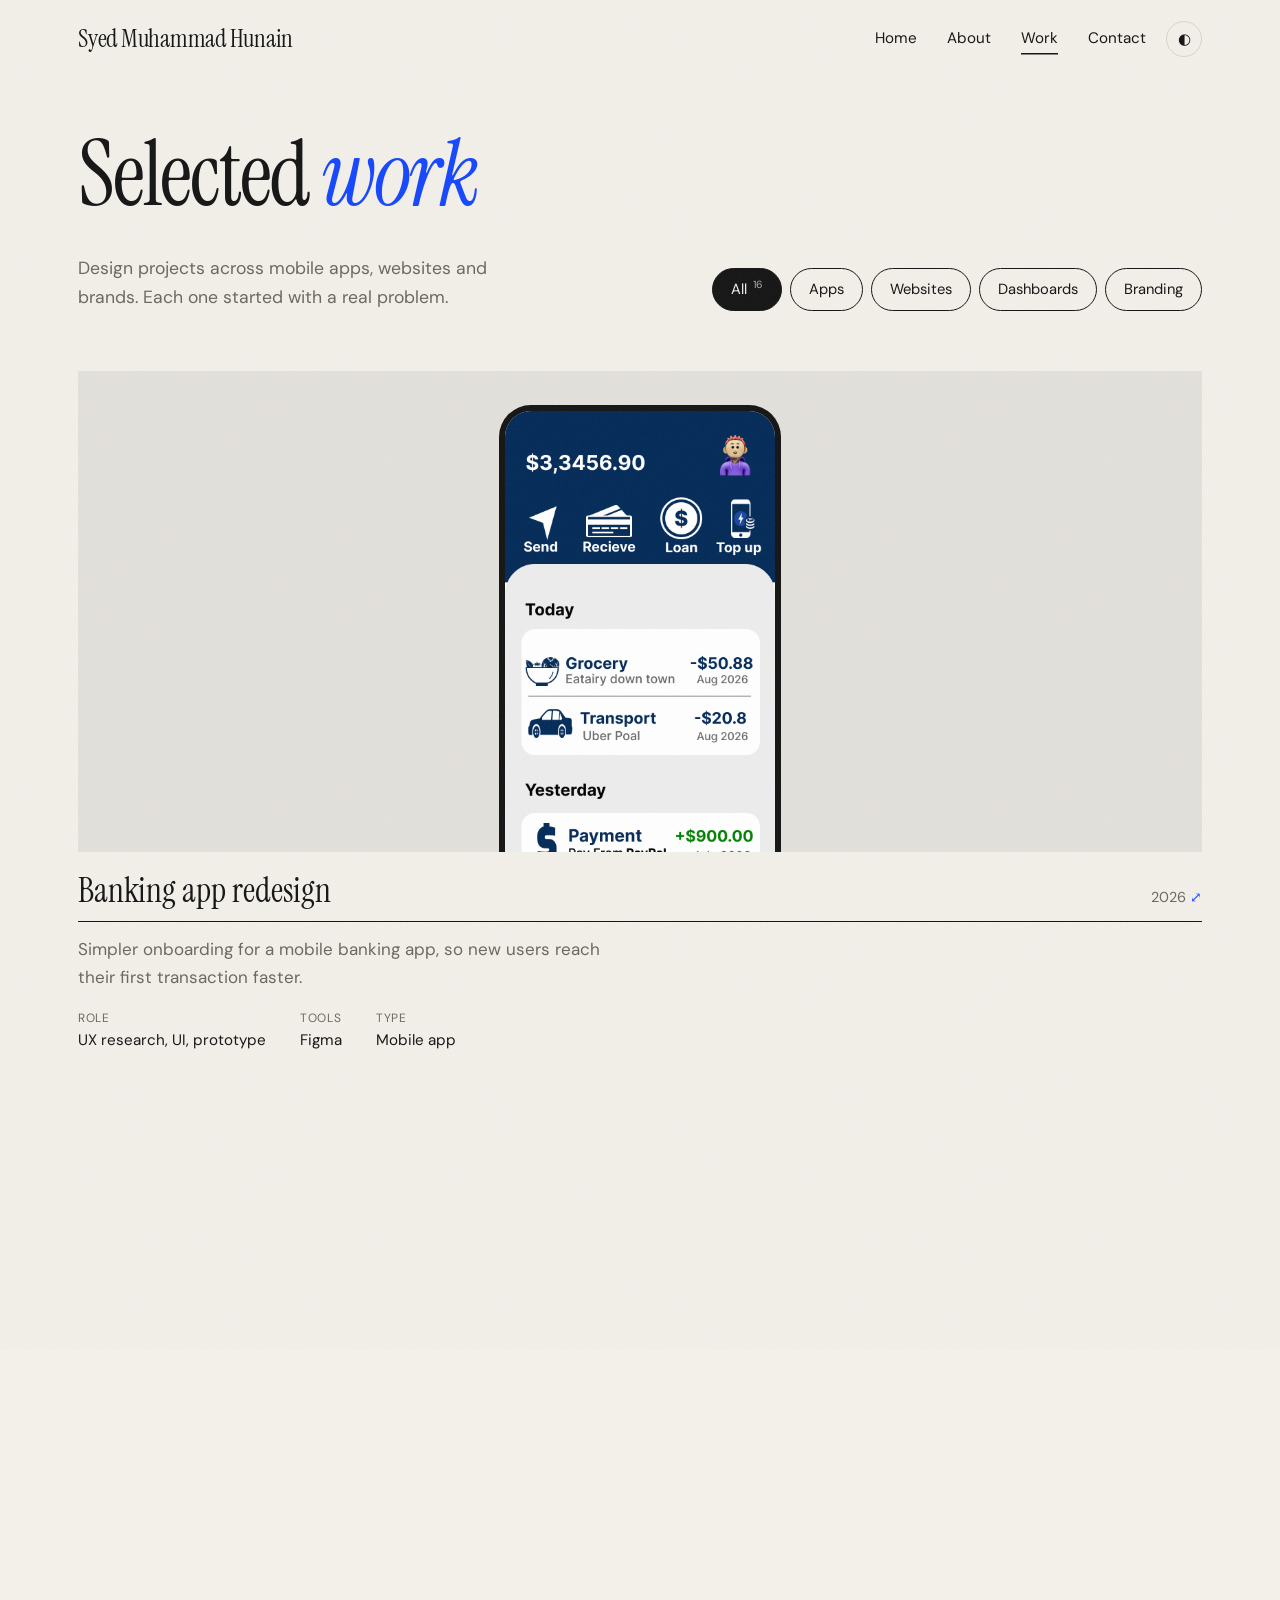
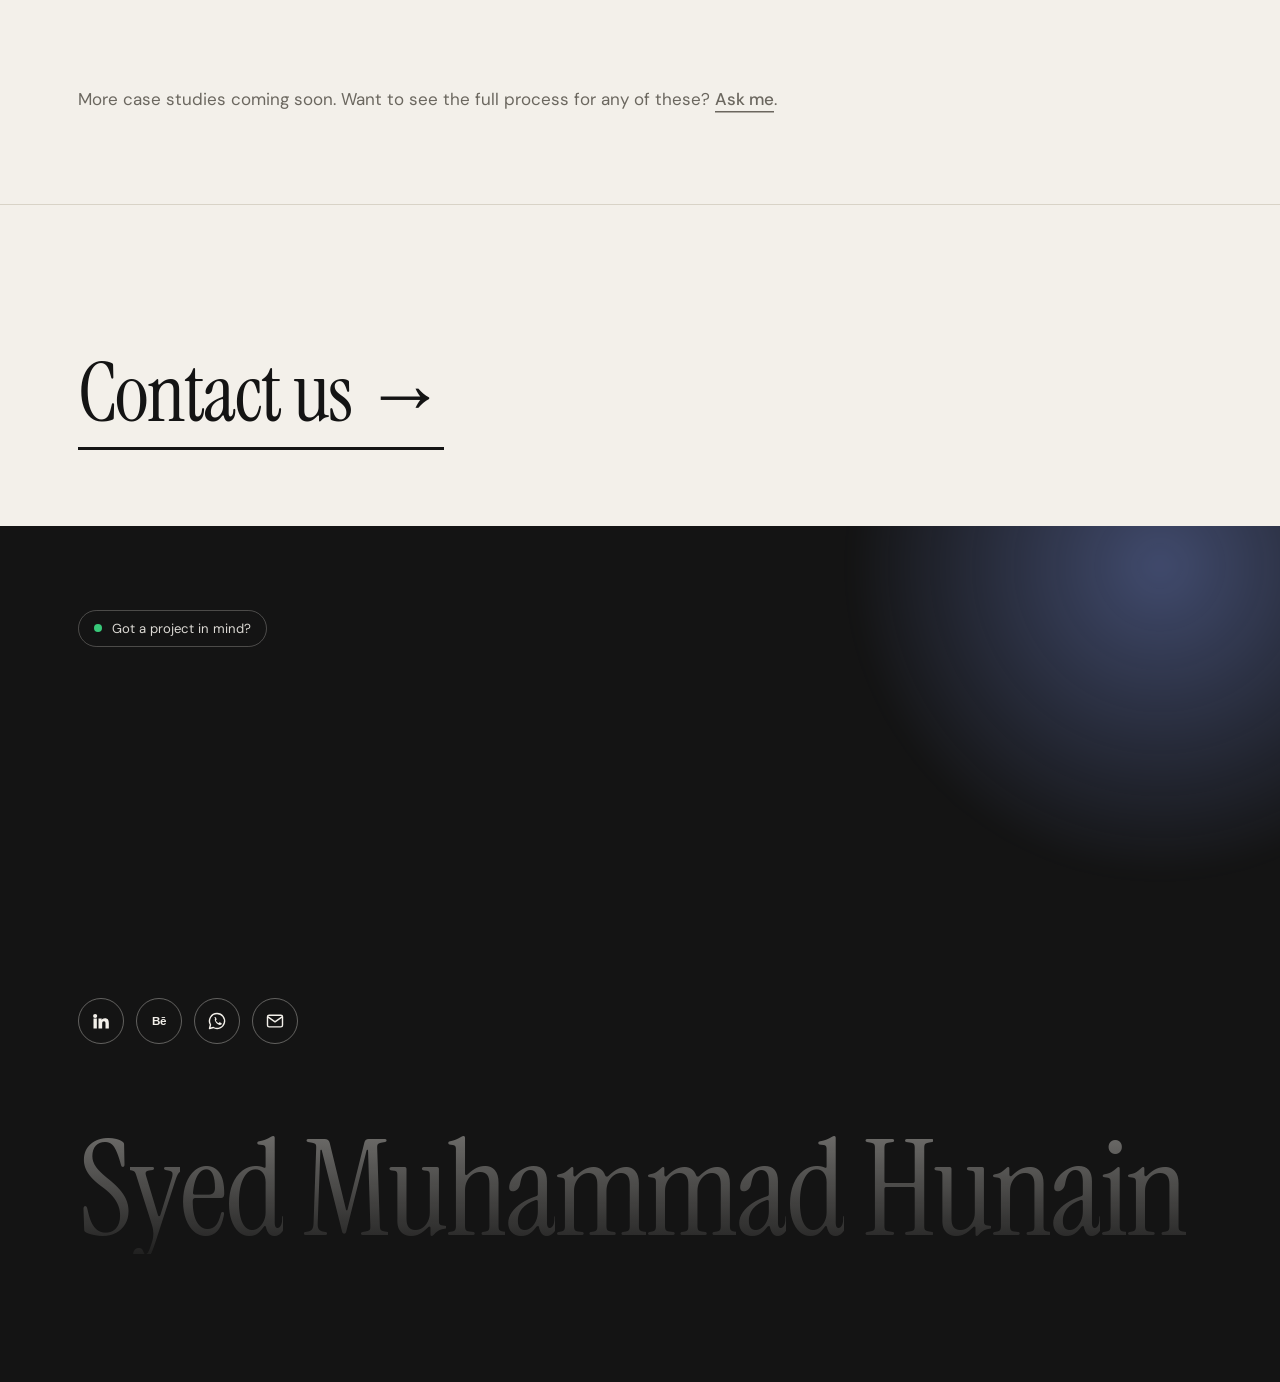
<file: work.html>
﻿<!doctype html>
<html lang="en">
<head>
  <meta charset="utf-8">
  <meta name="viewport" content="width=device-width, initial-scale=1">
  <title>Work — Syed Muhammad Hunain</title>
  <meta name="description" content="UI/UX and graphic design projects by Syed Muhammad Hunain.">
  <link rel="preconnect" href="https://fonts.googleapis.com">
  <link rel="preconnect" href="https://fonts.gstatic.com" crossorigin>
  <link href="https://fonts.googleapis.com/css2?family=DM+Sans:wght@400;500&family=Instrument+Serif:ital@0;1&display=swap" rel="stylesheet">
  <link rel="icon" href="favicon.ico" sizes="any">
  <link rel="icon" type="image/png" sizes="32x32" href="assets/favicon-32.png">
  <link rel="icon" type="image/png" sizes="192x192" href="assets/favicon-192.png">
  <link rel="apple-touch-icon" sizes="180x180" href="assets/apple-touch-icon.png">
  <link rel="stylesheet" href="style.css">
  <script>(function(){var r=document.documentElement;r.classList.add('js');try{if(matchMedia('(prefers-reduced-motion: reduce)').matches)return;if(sessionStorage.getItem('pt')){sessionStorage.removeItem('pt');r.classList.add('pt-in')}else if(!sessionStorage.getItem('seen')){sessionStorage.setItem('seen','1');r.classList.add('intro')}}catch(e){}})()</script>
</head>
<body>
  <header class="nav"><div class="wrap">
    <a class="logo" href="index.html">Syed Muhammad Hunain</a>
    <button class="menu-btn" aria-label="Toggle menu" aria-expanded="false">☰</button>
    <nav id="menu">
      <a href="index.html">Home</a>
      <a href="about.html">About</a>
      <a href="work.html" class="active">Work</a>
      <a href="contact.html">Contact</a>
    </nav>
    <button class="theme-btn" aria-label="Toggle dark mode">◐</button>
  </div></header>

  <main>
    <section class="page-head work-head"><div class="wrap">
      <h1>Selected <em>work</em></h1>
      <div class="work-meta">
        <p>Design projects across mobile apps, websites and brands. Each one started with a real problem.</p>
        <div class="filters" role="tablist" aria-label="Filter projects">
          <button class="on" data-f="all">All <sup id="count-all">16</sup></button>
          <button data-f="app">Apps</button>
          <button data-f="web">Websites</button>
          <button data-f="dash">Dashboards</button>
          <button data-f="brand">Branding</button>
        </div>
      </div>
    </div></section>

    <section class="work-list"><div class="wrap">
      <div class="tiles">

        <a class="tile feature" data-cat="app" href="assets/banking-app.png" data-full="assets/banking-app.png" data-title="Banking app redesign" aria-label="Open Banking app redesign full image">
          <div class="art shot" style="--c:color-mix(in srgb,var(--ink) 7%,var(--bg))">
            <img src="assets/banking-app.png" alt="Banking app home screen showing balance, quick actions and recent transactions" width="393" height="808">
          </div>
          <div class="info-row"><h3>Banking app redesign</h3><span>2026</span></div>
          <p class="desc">Simpler onboarding for a mobile banking app, so new users reach their first transaction faster.</p>
          <dl class="facts"><div><dt>Role</dt><dd>UX research, UI, prototype</dd></div><div><dt>Tools</dt><dd>Figma</dd></div><div><dt>Type</dt><dd>Mobile app</dd></div></dl>
        </a>
        <a class="tile" data-cat="web app" href="assets/online-store.webp" data-full="assets/online-store.webp|assets/jewelry-app.png" data-title="Jewelry by SH — website &amp; app" aria-label="Open Jewelry by SH (2 screens)">
          <div class="art web" style="--c:color-mix(in srgb,var(--ink) 7%,var(--bg))">
            <div class="frame"><span></span><img src="assets/online-store.webp" alt="Jewelry by SH online store homepage" loading="lazy"></div>
          </div>
          <div class="info-row"><h3>Jewelry by SH</h3><span>2026</span></div>
          <p class="desc">Online store and matching mobile app for a jewellery brand: rich hero, bestsellers, categories and trust signals.</p>
          <dl class="facts"><div><dt>Role</dt><dd>UI design</dd></div><div><dt>Type</dt><dd>Website + mobile app</dd></div></dl>
        </a>
        <a class="tile" data-cat="dash" href="assets/dashboard.webp" data-full="assets/dashboard.webp|assets/dashboard-team.webp" data-title="Analytics dashboard" aria-label="Open Analytics dashboard (2 screens)">
          <div class="art web" style="--c:color-mix(in srgb,var(--ink) 7%,var(--bg))">
            <div class="frame wide"><span></span><img src="assets/dashboard.webp" alt="Perfume company admin dashboard" loading="lazy"></div>
          </div>
          <div class="info-row"><h3>Analytics dashboard</h3><span>2026</span></div>
          <p class="desc">Admin dashboard for a perfume company: orders, weekly analytics, reminders, and a team &amp; tasks page.</p>
          <dl class="facts"><div><dt>Role</dt><dd>UX, UI</dd></div><div><dt>Type</dt><dd>Web app</dd></div></dl>
        </a>
        <a class="tile" data-cat="web" href="assets/barber-shop.webp" data-full="assets/barber-shop.webp" data-title="Barber Shop — website" aria-label="Open Barber Shop full image">
          <div class="art web" style="--c:color-mix(in srgb,var(--ink) 7%,var(--bg))">
            <div class="frame"><span></span><img src="assets/barber-shop.webp" alt="Barber shop website with hero, haircut and shave menus" loading="lazy"></div>
          </div>
          <div class="info-row"><h3>Barber Shop</h3><span>2026</span></div>
          <p class="desc">Website for a barber shop: bold hero, haircut and shaving menus with prices, and appointment booking.</p>
          <dl class="facts"><div><dt>Role</dt><dd>UI design</dd></div><div><dt>Type</dt><dd>Website</dd></div></dl>
        </a>
        <a class="tile" data-cat="web" href="assets/coffee-bar.webp" data-full="assets/coffee-bar.webp" data-title="Coffee Bar — website" aria-label="Open Coffee Bar full image">
          <div class="art web" style="--c:color-mix(in srgb,var(--ink) 7%,var(--bg))">
            <div class="frame"><span></span><img src="assets/coffee-bar.webp" alt="Coffee Bar online store homepage" loading="lazy"></div>
          </div>
          <div class="info-row"><h3>Coffee Bar</h3><span>2026</span></div>
          <p class="desc">Online store for a coffee shop: warm hero, most-selling drinks, full menu and a newsletter sign-up.</p>
          <dl class="facts"><div><dt>Role</dt><dd>UI design</dd></div><div><dt>Type</dt><dd>E‑commerce website</dd></div></dl>
        </a>
        <a class="tile" data-cat="app" href="assets/dog-food-app.webp" data-full="assets/dog-food-app.webp" data-title="Food For Dog — app flow" aria-label="Open Food For Dog full image">
          <div class="art wideimg" style="--c:color-mix(in srgb,var(--ink) 7%,var(--bg))">
            <img src="assets/dog-food-app.webp" alt="Food For Dog app screens from home to checkout" loading="lazy">
          </div>
          <div class="info-row"><h3>Food For Dog</h3><span>2026</span></div>
          <p class="desc">Pet food shopping app, from product list and details to cart, three-step checkout and order confirmation.</p>
          <dl class="facts"><div><dt>Role</dt><dd>UX, UI</dd></div><div><dt>Type</dt><dd>Mobile app</dd></div></dl>
        </a>
        <a class="tile" data-cat="app" href="assets/furniture-app.png" data-full="assets/furniture-app.png" data-title="Furniture app" aria-label="Open Furniture app full image">
          <div class="art cover" style="--c:color-mix(in srgb,var(--ink) 7%,var(--bg))">
            <img src="assets/furniture-app.png" alt="Furniture shopping app home screen" loading="lazy">
          </div>
          <div class="info-row"><h3>Furniture app</h3><span>2026</span></div>
          <p class="desc">Furniture shopping app with search, a promo banner, categories and quick filters.</p>
          <dl class="facts"><div><dt>Role</dt><dd>UI design</dd></div><div><dt>Type</dt><dd>Mobile app</dd></div></dl>
        </a>
        <a class="tile" data-cat="web" href="assets/perfume-store.webp" data-full="assets/perfume-store.webp" data-title="Perfume store — website" aria-label="Open Perfume store full image">
          <div class="art web" style="--c:color-mix(in srgb,var(--ink) 7%,var(--bg))">
            <div class="frame"><span></span><img src="assets/perfume-store.webp" alt="Perfume online store homepage" loading="lazy"></div>
          </div>
          <div class="info-row"><h3>Perfume store</h3><span>2026</span></div>
          <p class="desc">Luxury perfume store: dark gold hero, premium picks and the full collection in a clean grid.</p>
          <dl class="facts"><div><dt>Role</dt><dd>UI design</dd></div><div><dt>Type</dt><dd>E‑commerce website</dd></div></dl>
        </a>
        <a class="tile" data-cat="app" href="assets/music-app.webp" data-full="assets/music-app.webp" data-title="Music app" aria-label="Open Music app full image">
          <div class="art wideimg" style="--c:color-mix(in srgb,var(--ink) 7%,var(--bg))">
            <img src="assets/music-app.webp" alt="Music app home, playlist and player screens" loading="lazy">
          </div>
          <div class="info-row"><h3>Music app</h3><span>2026</span></div>
          <p class="desc">Dark-mode music app: personalised home, playlist page and a now-playing player.</p>
          <dl class="facts"><div><dt>Role</dt><dd>UI design</dd></div><div><dt>Type</dt><dd>Mobile app</dd></div></dl>
        </a>
        <a class="tile" data-cat="web app" href="assets/trend-by-me.webp" data-full="assets/trend-by-me.webp|assets/trend-app-orders.png" data-title="Trend by Me — website &amp; app" aria-label="Open Trend by Me (2 screens)">
          <div class="art web" style="--c:color-mix(in srgb,var(--ink) 7%,var(--bg))">
            <div class="frame"><span></span><img src="assets/trend-by-me.webp" alt="Trend by Me online store homepage" loading="lazy"></div>
          </div>
          <div class="info-row"><h3>Trend by Me</h3><span>2026</span></div>
          <p class="desc">Multi-category online store for fashion, shoes, perfume and electronics, plus a My Orders screen for the app.</p>
          <dl class="facts"><div><dt>Role</dt><dd>UI design</dd></div><div><dt>Type</dt><dd>Website + mobile app</dd></div></dl>
        </a>
        <a class="tile" data-cat="web" href="assets/velora-fashion.webp" data-full="assets/velora-fashion.webp" data-title="Velora — fashion website" aria-label="Open Velora Fashion full image">
          <div class="art web" style="--c:color-mix(in srgb,var(--ink) 7%,var(--bg))">
            <div class="frame"><span></span><img src="assets/velora-fashion.webp" alt="Velora clothing store homepage" loading="lazy"></div>
          </div>
          <div class="info-row"><h3>Velora Fashion</h3><span>2026</span></div>
          <p class="desc">Clothing store for men, women and kids with a promo bar, most-selling picks and a community sign-up.</p>
          <dl class="facts"><div><dt>Role</dt><dd>UI design</dd></div><div><dt>Type</dt><dd>E‑commerce website</dd></div></dl>
        </a>
        <a class="tile" data-cat="web" href="assets/velora-shoes.webp" data-full="assets/velora-shoes.webp" data-title="Velora Shoes — website" aria-label="Open Velora Shoes full image">
          <div class="art web" style="--c:color-mix(in srgb,var(--ink) 7%,var(--bg))">
            <div class="frame"><span></span><img src="assets/velora-shoes.webp" alt="Velora Shoes store homepage" loading="lazy"></div>
          </div>
          <div class="info-row"><h3>Velora Shoes</h3><span>2026</span></div>
          <p class="desc">Shoe store with a black and gold hero, best sellers and the full range of sneakers and formal shoes.</p>
          <dl class="facts"><div><dt>Role</dt><dd>UI design</dd></div><div><dt>Type</dt><dd>E‑commerce website</dd></div></dl>
        </a>
        <a class="tile" data-cat="web" href="assets/watchis-here.webp" data-full="assets/watchis-here.webp" data-title="Watchis Here — website" aria-label="Open Watchis Here full image">
          <div class="art web" style="--c:color-mix(in srgb,var(--ink) 7%,var(--bg))">
            <div class="frame"><span></span><img src="assets/watchis-here.webp" alt="Watchis Here watch store homepage" loading="lazy"></div>
          </div>
          <div class="info-row"><h3>Watchis Here</h3><span>2026</span></div>
          <p class="desc">Premium watch store with a moody hero, trust badges and discount tags on every product card.</p>
          <dl class="facts"><div><dt>Role</dt><dd>UI design</dd></div><div><dt>Type</dt><dd>E‑commerce website</dd></div></dl>
        </a>
        <a class="tile" data-cat="app" href="assets/food-app-splash.png" data-full="assets/food-app-splash.png|assets/food-app-onboarding.png|assets/food-app-home.png" data-title="Fast Food app" aria-label="Open Fast Food app (3 screens)">
          <div class="art shot" style="--c:color-mix(in srgb,var(--ink) 7%,var(--bg))">
            <img src="assets/food-app-home.png" alt="Fast food app home screen with best seller, categories and popular meals" loading="lazy">
          </div>
          <div class="info-row"><h3>Fast Food app</h3><span>2026</span></div>
          <p class="desc">Food ordering app: splash screen, onboarding and a home screen with best sellers, categories and popular meals.</p>
          <dl class="facts"><div><dt>Role</dt><dd>UX, UI</dd></div><div><dt>Type</dt><dd>Mobile app</dd></div></dl>
        </a>
        <a class="tile" data-cat="app" href="assets/bank-app-login.png" data-full="assets/bank-app-login.png" data-title="Al Hadid Bank — login" aria-label="Open Al Hadid Bank full image">
          <div class="art shot" style="--c:color-mix(in srgb,var(--ink) 7%,var(--bg))">
            <img src="assets/bank-app-login.png" alt="Al Hadid Bank app login screen" loading="lazy">
          </div>
          <div class="info-row"><h3>Al Hadid Bank</h3><span>2026</span></div>
          <p class="desc">Login screen for a banking app with username and password, recovery links and registration.</p>
          <dl class="facts"><div><dt>Role</dt><dd>UI design</dd></div><div><dt>Type</dt><dd>Mobile app</dd></div></dl>
        </a>
        <a class="tile" data-cat="brand" href="assets/al-haseeb-logo.jpg" data-full="assets/al-haseeb-logo.jpg" data-fit="1" data-title="Al Haseeb Foundation — logo" aria-label="Open Al Haseeb Foundation full image">
          <div class="art logo-art" style="--c:color-mix(in srgb,var(--ink) 7%,var(--bg))">
            <img src="assets/al-haseeb-logo.jpg" alt="Al Haseeb Foundation logo: green and gold roundel with Arabic calligraphy" width="1600" height="1600" loading="lazy">
          </div>
          <div class="info-row"><h3>Al Haseeb Foundation</h3><span>2026</span></div>
          <p class="desc">Logo design for a foundation: Arabic calligraphy in a green and gold roundel.</p>
          <dl class="facts"><div><dt>Role</dt><dd>Logo, brand identity</dd></div><div><dt>Type</dt><dd>Branding</dd></div></dl>
        </a>
      </div>
      <p class="empty" hidden>No projects in this category yet.</p>
      <p class="note">More case studies coming soon. Want to see the full process for any of these? <a class="ulink" href="contact.html">Ask me</a>.</p>
    </div></section>

    <section class="section"><div class="wrap">
      <div class="label"><span>Got a project?</span></div>
      <p class="big"><a href="contact.html">Contact us →</a></p>
    </div></section>
  </main>

  <footer class="site-footer">
    <div class="wrap">
      <div class="f-top">
        <div class="f-intro">
          <span class="f-pill"><i></i>Got a project in mind?</span>
          <p class="f-big">Design that feels <em>effortless</em>.</p>
          <p class="f-sub">I'm Syed Muhammad Hunain, a UI/UX designer making apps and websites easy to use.</p>
          <a class="f-btn" href="contact.html">Contact us</a>
          <div class="f-social" aria-label="Social links">
            <a href="https://www.linkedin.com/in/thesyedhuna13d/" target="_blank" rel="noopener noreferrer" aria-label="LinkedIn" title="LinkedIn"><svg viewBox="0 0 24 24" aria-hidden="true"><path fill="currentColor" d="M4.98 3.5a2.5 2.5 0 1 1 0 5 2.5 2.5 0 0 1 0-5zM3 9h4v12H3zM9 9h3.8v1.7h.05c.53-1 1.83-2.05 3.77-2.05 4.03 0 4.78 2.65 4.78 6.1V21h-4v-5.6c0-1.34-.03-3.06-1.86-3.06-1.87 0-2.15 1.46-2.15 2.96V21H9z"/></svg></a>
            <a href="https://www.behance.net/thesyedhuna13d" target="_blank" rel="noopener noreferrer" aria-label="Behance" title="Behance"><svg viewBox="0 0 24 24" aria-hidden="true"><text x="12" y="17" text-anchor="middle" fill="currentColor" font-family="Arial, Helvetica, sans-serif" font-weight="700" font-size="14" letter-spacing="-.5">Bē</text></svg></a>
            <a href="https://wa.me/923240232403" target="_blank" rel="noopener noreferrer" aria-label="WhatsApp" title="WhatsApp"><svg viewBox="0 0 24 24" aria-hidden="true"><path fill="none" stroke="currentColor" stroke-width="1.7" stroke-linejoin="round" d="M12 3a9 9 0 0 0-7.8 13.5L3 21l4.6-1.2A9 9 0 1 0 12 3z"/><path fill="currentColor" d="M8.8 7.9c.2-.4.5-.4.8-.4h.6c.2 0 .4.1.5.4l.8 1.9c.1.2 0 .5-.1.7l-.6.7c-.1.1-.1.3 0 .5.6 1.1 1.5 2 2.6 2.6.2.1.4.1.5 0l.7-.6c.2-.2.5-.2.7-.1l1.9.8c.3.1.4.3.4.5v.6c0 .3 0 .6-.4.8-.6.4-1.4.6-2.2.4-2.6-.6-5-3-5.6-5.6-.2-.8 0-1.6.4-2.2z"/></svg></a>
            <a href="mailto:syed.muhammad.hunain1@gmail.com" aria-label="Email" title="Email"><svg viewBox="0 0 24 24" aria-hidden="true"><g fill="none" stroke="currentColor" stroke-width="1.7" stroke-linejoin="round"><rect x="3" y="5" width="18" height="14" rx="2"/><path d="m3.5 7 8.5 6 8.5-6"/></g></svg></a>
          </div>
        </div>
        <div class="f-col" role="navigation" aria-label="Footer pages">
          <h4>Pages</h4>
          <a href="index.html">Home</a>
          <a href="about.html">About</a>
          <a href="work.html">Work</a>
          <a href="contact.html">Contact</a>
        </div>
        <div class="f-col">
          <h4>Get in touch</h4>
          <a href="mailto:syed.muhammad.hunain1@gmail.com">Email<small class="f-num f-mail">syed.muhammad.hunain1<wbr>@gmail.com</small></a>
          <a href="https://wa.me/923240232403" target="_blank" rel="noopener noreferrer" aria-label="WhatsApp +92 324 0232403">WhatsApp ↗<small class="f-num">+92 324 0232403</small></a>
          <a href="https://www.linkedin.com/in/thesyedhuna13d/" target="_blank" rel="noopener noreferrer">LinkedIn ↗</a>
          <a href="https://www.behance.net/thesyedhuna13d" target="_blank" rel="noopener noreferrer">Behance ↗</a>
        </div>
      </div>
      <div class="f-mark" aria-hidden="true"><span>Syed Muhammad Hunain</span></div>
      <div class="f-bottom">
        <span>© <span class="year"></span> Syed Muhammad Hunain. All rights reserved.</span>
        <span class="f-made">Designed &amp; built by Hunain</span>
        <a href="#top-of-page" class="f-top-link" aria-label="Back to top" onclick="window.scrollTo({top:0,behavior:'smooth'});return false;"><span aria-hidden="true">↑</span></a>
      </div>
    </div>
  </footer>
  <script src="script.js"></script>
</body>
</html>
</file>
<file: style.css>
﻿:root{
  --bg:#f3f0ea; --ink:#141414; --muted:#6b675f; --line:#d8d3c7; --accent:#1446ff; --on-accent:#fff;
}
[data-theme="dark"]{
  --bg:#121212; --ink:#f1eee8; --muted:#a09b90; --line:#2c2a26; --accent:#7b97ff; --on-accent:#0b0b0b;
}
*{box-sizing:border-box;margin:0;padding:0}
html{scroll-behavior:smooth}
body{font-family:"DM Sans",system-ui,sans-serif;background:var(--bg);color:var(--ink);line-height:1.6;font-size:17px;transition:background .25s,color .25s}
h1,h2,h3,.logo{font-family:"Instrument Serif",Georgia,serif;font-weight:400;line-height:1.02}
a{color:inherit;text-decoration:none}
img{display:block;max-width:100%}
.wrap{max-width:1180px;margin:0 auto;padding:0 28px}
em{font-style:italic;color:var(--accent)}

/* Header */
.nav .wrap{display:flex;align-items:center;gap:20px;height:78px}
.logo{font-size:1.55rem;letter-spacing:-.01em}
nav{display:flex;align-items:center;gap:30px;margin-left:auto}
nav a{font-size:.95rem;padding:4px 0;border-bottom:1.5px solid transparent}
nav a:hover,nav a.active{border-color:var(--ink)}
.theme-btn,.menu-btn{background:none;border:1px solid var(--line);color:var(--ink);width:36px;height:36px;border-radius:50%;cursor:pointer;font-size:.95rem;flex:none}
.menu-btn{display:none}

/* Hero */
.hero{padding:44px 0 90px}
.hero .wrap{display:grid;grid-template-columns:minmax(0,1.5fr) minmax(0,1fr);gap:72px;align-items:end}
.kicker{font-size:.9rem;color:var(--muted);margin-bottom:26px}
h1{font-size:clamp(3.2rem,8.2vw,7rem);letter-spacing:-.025em}
.lead{font-size:1.2rem;max-width:480px;margin:34px 0 34px;color:var(--muted)}
.lead strong{color:var(--ink);font-weight:500}
.cta{display:flex;gap:28px;align-items:center;flex-wrap:wrap}
.btn{display:inline-block;background:var(--ink);color:var(--bg);padding:15px 28px;border-radius:4px;font-weight:500;font-size:.98rem;border:0;cursor:pointer;font-family:inherit;transition:background .2s}
.btn:hover{background:var(--accent);color:var(--on-accent)}
.ulink{border-bottom:1.5px solid var(--ink);padding-bottom:2px;font-weight:500}
.ulink:hover{color:var(--accent);border-color:var(--accent)}

.photo{position:relative;margin:0 0 14px 14px}
.photo::before{content:"";position:absolute;left:-14px;top:14px;width:100%;aspect-ratio:4/5;background:var(--accent);z-index:0}
.photo img{position:relative;z-index:1;width:100%;height:auto;aspect-ratio:4/5;object-fit:cover;object-position:50% 15%}
.photo figcaption{position:relative;z-index:1;font-size:.82rem;color:var(--muted);margin-top:26px}

/* Sections */
.section{padding:90px 0;border-top:1px solid var(--line)}
.label{font-size:.85rem;color:var(--muted);margin-bottom:34px;display:flex;justify-content:space-between;gap:20px}
h2{font-size:clamp(2.2rem,4.6vw,3.6rem);letter-spacing:-.015em}

/* Work list */
.rows{border-top:1px solid var(--ink)}
.row{display:grid;grid-template-columns:70px 1.4fr 1.4fr 90px;gap:24px;align-items:baseline;padding:30px 0;border-bottom:1px solid var(--line);transition:padding .25s,background .25s}
.row:hover{padding-left:14px;background:color-mix(in srgb,var(--accent) 7%,transparent)}
.row .n{color:var(--muted);font-size:.9rem}
.row h3{font-size:2rem}
.row p{color:var(--muted);font-size:.98rem}
.row .y{text-align:right;color:var(--muted);font-size:.9rem}

/* How I work */
.cols{display:grid;grid-template-columns:repeat(3,minmax(0,1fr));gap:48px;margin-top:50px}
.cols h3{font-size:1.7rem;margin:10px 0 10px}
.cols p{color:var(--muted);font-size:.98rem}
.cols .n{color:var(--accent);font-size:.9rem;font-weight:500}

/* Big contact line */
.big{font-family:"Instrument Serif",serif;font-size:clamp(2rem,6.4vw,5.4rem);line-height:1.05;letter-spacing:-.02em;word-break:break-word}
.big a{border-bottom:3px solid var(--ink)}
.big a:hover{color:var(--accent);border-color:var(--accent)}

/* Inner pages */
.page-head{padding:50px 0 70px}
.page-head h1{font-size:clamp(3rem,7vw,5.8rem);max-width:900px}
.page-head p{max-width:520px;margin-top:26px;color:var(--muted);font-size:1.15rem}

.about-grid{display:grid;grid-template-columns:minmax(0,.8fr) minmax(0,1.3fr);gap:80px;align-items:start}
.about-text p{font-size:1.2rem;margin-bottom:22px;max-width:620px}
.about-text h3{font-size:1.7rem;margin:44px 0 14px}
.list{list-style:none;border-top:1px solid var(--line)}
.list li{padding:12px 0;border-bottom:1px solid var(--line);display:flex;justify-content:space-between;gap:16px}
.list li span{color:var(--muted)}

.contact-grid{display:grid;grid-template-columns:minmax(0,1fr) minmax(0,1.2fr);gap:80px}
.info a{display:block;padding:18px 0;border-bottom:1px solid var(--line)}
.info a:first-child{border-top:1px solid var(--ink)}
.info small{display:block;color:var(--muted);font-size:.8rem}
.info a:hover{color:var(--accent)}
form{display:grid;gap:26px}
label{font-size:.88rem;color:var(--muted);display:grid;gap:4px}
input,textarea{font:inherit;font-size:1.05rem;color:var(--ink);background:transparent;border:0;border-bottom:1px solid var(--ink);padding:10px 0;width:100%;border-radius:0}
input:focus,textarea:focus{outline:0;border-color:var(--accent)}
textarea{min-height:120px;resize:vertical}
form .btn{justify-self:start}

footer{border-top:1px solid var(--line);padding:34px 0;color:var(--muted);font-size:.9rem}
footer .wrap{display:flex;justify-content:space-between;gap:16px;flex-wrap:wrap}
footer a:hover{color:var(--ink)}
footer .links{display:flex;gap:22px}

@media(max-width:860px){
  body{font-size:16px}
  .menu-btn{display:block;margin-left:auto}
  nav{display:none;position:absolute;top:78px;left:0;right:0;flex-direction:column;align-items:flex-start;gap:14px;padding:20px 28px 26px;background:var(--bg);border-bottom:1px solid var(--line);margin:0;z-index:5}
  nav.open{display:flex}
  .nav{position:relative}
  .hero{padding:20px 0 60px}
  .hero .wrap,.about-grid,.contact-grid{grid-template-columns:minmax(0,1fr);gap:56px}
  .photo{order:-1;max-width:300px}
  .section{padding:64px 0}
  .row{grid-template-columns:36px 1fr;gap:6px 14px;padding:24px 0}
  .row p,.row .y{grid-column:2;text-align:left}
  .row h3{font-size:1.7rem}
  .cols{grid-template-columns:1fr;gap:36px}
}

/* ===== Work page ===== */
.work-head{padding-bottom:40px}
.work-meta{display:flex;justify-content:space-between;align-items:end;gap:32px;margin-top:34px;flex-wrap:wrap}
.work-meta p{max-width:440px;color:var(--muted);margin:0;font-size:1.1rem}
.filters{display:flex;gap:8px;flex-wrap:wrap}
.filters button{font:inherit;font-size:.92rem;background:none;color:var(--ink);border:1px solid var(--ink);border-radius:999px;padding:8px 18px;cursor:pointer;transition:.2s}
.filters button:hover{background:color-mix(in srgb,var(--ink) 8%,transparent)}
.filters button.on{background:var(--ink);color:var(--bg)}
.filters sup{font-size:.65rem;margin-left:2px;opacity:.7}

.work-list{padding:20px 0 90px}
.tiles{display:grid;grid-template-columns:repeat(2,minmax(0,1fr));gap:64px 40px}
.tile{display:block}
.tile.feature{grid-column:1/-1}
.tile[hidden]{display:none}
.art{position:relative;background:var(--c);aspect-ratio:4/3;overflow:hidden;display:flex;align-items:center;justify-content:center;transition:transform .35s}
.tile.feature .art{aspect-ratio:21/9;gap:6%}
.tile:hover .art{transform:scale(.985)}
.info-row{display:flex;justify-content:space-between;align-items:baseline;gap:16px;margin-top:22px;padding-bottom:12px;border-bottom:1px solid var(--ink)}
.info-row h3{font-size:2.1rem}
.info-row span{color:var(--muted);font-size:.9rem}
.tile:hover .info-row h3{color:var(--accent)}
.desc{margin:14px 0 18px;color:var(--muted);max-width:560px}
.facts{display:flex;gap:34px;flex-wrap:wrap}
.facts dt{font-size:.75rem;color:var(--muted);text-transform:uppercase;letter-spacing:.06em}
.facts dd{font-size:.95rem}
.note{margin-top:70px;color:var(--muted)}
.empty{margin-top:40px;color:var(--muted)}

/* flat mock-ups drawn in CSS */
.mock{background:#fff;box-shadow:0 0 0 1px rgba(0,0,0,.08);position:relative}
.mock i{display:block;height:10px;background:#d9dde6;margin:14px 14px 0;border-radius:2px}
.mock i.s{width:55%}
.mock b{display:block;height:26px;margin:18px 14px 0;background:var(--c,#141414);border-radius:4px}
.phone{flex:none;width:clamp(110px,13vw,170px);aspect-ratio:9/18;border-radius:22px;padding-top:36px;border:5px solid #141414}
.phone.b{margin-top:60px}
.tile:not(.feature) .phone{width:34%;max-width:170px}
.browser{flex:none;width:72%;aspect-ratio:16/10;border-radius:8px;overflow:hidden;padding-top:30px}
.browser span{position:absolute;left:0;right:0;top:0;height:22px;background:#eceef3}
.browser span::before{content:"";position:absolute;left:10px;top:7px;width:8px;height:8px;border-radius:50%;background:#ff6b6b;box-shadow:13px 0 #f5c451,26px 0 #5fd068}
.browser b{background:#141414;width:35%}
.dash b{display:inline-block;width:28%;height:60px;margin:18px 0 0 14px;background:#141414}
.dash b+b{background:#bfc5d2}
.logo-mock{background:none;box-shadow:none;font-family:"Instrument Serif",serif;font-size:min(14vw,9rem);color:var(--ink);line-height:1;border:3px solid var(--ink);width:1.5em;height:1.5em;display:grid;place-items:center;border-radius:50%}

@media(max-width:860px){
  .tiles{grid-template-columns:minmax(0,1fr);gap:52px}
  .tile.feature .art{aspect-ratio:4/3;gap:4%}
  .work-meta{align-items:start}
}

/* real screenshot inside the featured tile */
.art.shot{align-items:flex-start;padding-top:40px}
.art.shot img{width:min(24%,300px);height:auto;border-radius:26px 26px 0 0;box-shadow:0 0 0 6px #141414;margin-bottom:-60%}
@media(max-width:860px){.art.shot img{width:52%}}

/* real website screenshot in a browser frame */
.art.web{align-items:flex-start;padding-top:36px}
.frame{position:relative;width:74%;background:#fff;border-radius:8px 8px 0 0;overflow:hidden;box-shadow:0 0 0 1px rgba(0,0,0,.12);padding-top:22px;margin-bottom:-60%}
.frame span{position:absolute;left:0;right:0;top:0;height:22px;background:#eceef3;z-index:1}
.frame span::before{content:"";position:absolute;left:10px;top:7px;width:8px;height:8px;border-radius:50%;background:#ff6b6b;box-shadow:13px 0 #f5c451,26px 0 #5fd068}
.frame img{width:100%;height:auto}

/* click-to-open full image */
.tile[data-full]{cursor:zoom-in}
.tile.static{cursor:default}
.tile.static:hover .art{transform:none}
.tile.static:hover .info-row h3{color:inherit}
.tile[data-full] .info-row span::after{content:"  ⤢";color:var(--accent)}
.lightbox{position:fixed;inset:0;z-index:100;background:rgba(10,10,10,.94);overflow-y:auto;padding:70px 20px 50px;display:none;-webkit-overflow-scrolling:touch}
.lightbox.open{display:block}
.lightbox img{display:block;margin:0 auto;width:auto;max-width:min(100%,1100px);height:auto;box-shadow:0 20px 60px rgba(0,0,0,.5)}
.lightbox .lb-title{color:#f1eee8;text-align:center;font-family:"Instrument Serif",serif;font-size:1.6rem;margin:0 0 22px}
.lightbox .lb-close{position:fixed;top:16px;right:20px;width:44px;height:44px;border-radius:50%;border:1px solid #f1eee8;background:rgba(10,10,10,.6);color:#f1eee8;font-size:1.4rem;cursor:pointer;line-height:1}
.lightbox .lb-close:hover{background:#f1eee8;color:#141414}
body.lb-lock{overflow:hidden}

.art.web:has(.frame.wide){align-items:center;padding-top:0}
.frame.wide{width:88%;margin-bottom:0;border-radius:8px}

.art.logo-art img{height:78%;width:auto;aspect-ratio:1;border-radius:50%;object-fit:cover}

/* contact: social links */
.socials{border-top:1px solid var(--ink)}
.social{display:grid;grid-template-columns:1fr auto;align-items:center;gap:4px 20px;padding:34px 0;border-bottom:1px solid var(--line);transition:padding .25s,background .25s}
.social small{grid-column:1;color:var(--muted);font-size:.85rem}
.social span{grid-column:1;font-family:"Instrument Serif",serif;font-size:clamp(2.4rem,7vw,4.6rem);line-height:1.05}
.social i{grid-column:2;grid-row:1/3;font-style:normal;font-size:2rem;color:var(--accent);transition:transform .25s}
.social:hover{padding-left:14px;background:color-mix(in srgb,var(--accent) 7%,transparent)}
.social:hover span{color:var(--accent)}
.social:hover i{transform:translate(4px,-4px)}
.mail-line{margin-top:34px;color:var(--muted)}

/* ===== Site footer ===== */
.site-footer{--fa:#8aa4ff;background:var(--ink);color:var(--bg);border-top:0;padding:84px 0 28px;font-size:.95rem}
[data-theme="dark"] .site-footer{--fa:#1446ff}
.site-footer a{color:inherit}
.f-top{display:grid;grid-template-columns:minmax(0,1.7fr) minmax(0,.7fr) minmax(0,.8fr);gap:64px;padding-bottom:64px}
.f-big{font-family:"Instrument Serif",Georgia,serif;font-size:clamp(2.4rem,5.2vw,4.2rem);line-height:1.02;letter-spacing:-.02em;margin:0 0 22px}
.f-big em{color:var(--fa)}
.f-sub{max-width:420px;opacity:.72;margin:0 0 30px;font-size:1.02rem}
.f-btn{display:inline-block;background:var(--bg);color:var(--ink)!important;padding:14px 26px;border-radius:4px;font-weight:500;transition:background .2s,color .2s}
.f-btn:hover{background:var(--fa)}
.f-col{display:flex;flex-direction:column;gap:12px;align-items:flex-start}
.f-col h4{font-family:"DM Sans",sans-serif;font-weight:500;font-size:.78rem;letter-spacing:.09em;text-transform:uppercase;opacity:.55;margin:0 0 8px}
.f-col a{border-bottom:1px solid transparent;padding-bottom:1px;opacity:.9;transition:.2s}
.f-col a:hover{color:var(--fa);border-color:var(--fa);opacity:1}
.f-bottom{display:flex;justify-content:space-between;gap:16px;flex-wrap:wrap;padding-top:24px;border-top:1px solid color-mix(in srgb,var(--bg) 22%,transparent);font-size:.86rem;opacity:.7}
.f-bottom a:hover{color:var(--fa)}
@media(max-width:860px){
  .site-footer{padding:60px 0 24px}
  .f-top{grid-template-columns:minmax(0,1fr) minmax(0,1fr);gap:44px 28px}
  .f-intro{grid-column:1/-1}
}

.site-footer .wrap{display:block}

.list li .sub{display:block;color:var(--muted);font-size:.9rem;margin-top:2px}

.social .mail-addr{font-size:clamp(1.5rem,5.2vw,3.6rem);word-break:break-word}

.social .mail-addr{font-family:"DM Sans",system-ui,sans-serif;font-weight:500;letter-spacing:-.01em;font-size:clamp(1.3rem,4.2vw,2.8rem)}

/* ===================== Animations ===================== */
@keyframes rise{from{opacity:0;transform:translateY(28px)}to{opacity:1;transform:none}}
@keyframes wordUp{from{transform:translateY(115%)}to{transform:none}}
@keyframes clipIn{from{clip-path:inset(0 0 100% 0)}to{clip-path:inset(0 0 0 0)}}
@keyframes blockIn{from{opacity:0;transform:translate(26px,-26px)}to{opacity:1;transform:none}}
@keyframes pageIn{from{opacity:0}to{opacity:1}}
@keyframes marquee{to{transform:translateX(-50%)}}
@keyframes fadeIn{from{opacity:0}to{opacity:1}}
@keyframes popIn{from{opacity:0;transform:scale(.96) translateY(10px)}to{opacity:1;transform:none}}

/* page fade */
.js body{animation:pageIn .6s ease backwards}
body.leaving{opacity:0;transition:opacity .22s ease;animation:none}

/* scroll progress bar */
.progress{position:fixed;top:0;left:0;width:100%;height:3px;background:var(--accent);transform-origin:0 50%;transform:scaleX(0);z-index:60;pointer-events:none}

/* sticky header that hides on scroll down */
.nav{position:sticky;top:0;z-index:50;background:color-mix(in srgb,var(--bg) 90%,transparent);-webkit-backdrop-filter:blur(12px);backdrop-filter:blur(12px);border-bottom:1px solid transparent;transition:transform .4s cubic-bezier(.2,.7,.2,1),border-color .3s}
.nav.scrolled{border-color:var(--line)}
.nav.hide{transform:translateY(-100%)}
@media(max-width:860px){.nav{position:sticky}}

/* scroll reveal */
.js .rv{opacity:0}
.js .rv.in{opacity:1;animation:rise .85s cubic-bezier(.2,.7,.2,1) var(--d,0s) backwards}

/* headline words slide up */
.w{display:inline-block;overflow:hidden;vertical-align:top;padding:0 .06em .16em;margin:0 -.06em -.16em}
.wi{display:inline-block}
.js .split:not(.in) .wi{transform:translateY(115%)}
.js .split.in .wi{animation:wordUp .95s cubic-bezier(.2,.8,.2,1) calc(var(--i) * 65ms + 60ms) backwards}

/* photo wipe + blue block slide */
.js .photo:not(.in) img,.js .photo:not(.in)::before{opacity:0}
.photo.in img{animation:clipIn 1.1s cubic-bezier(.7,0,.2,1) .1s backwards}
.photo.in::before{animation:blockIn .9s cubic-bezier(.2,.7,.2,1) .45s backwards}

/* skills marquee */
.marquee{border-block:1px solid var(--line);overflow:hidden;padding:22px 0}
.marquee .track{display:flex;width:max-content;animation:marquee 40s linear infinite}
.marquee:hover .track{animation-play-state:paused}
.marquee .grp{display:flex}
.marquee span{display:flex;align-items:center;gap:2.2rem;padding-right:2.2rem;font-family:"Instrument Serif",Georgia,serif;font-size:clamp(1.8rem,4vw,3rem);line-height:1.1;white-space:nowrap}
.marquee span::after{content:"";width:10px;height:10px;border-radius:50%;background:var(--accent);flex:none}
.marquee span:nth-child(even){font-style:italic;color:var(--accent)}

/* richer hovers */
.tile .art > img,.tile .art .frame{transition:transform .7s cubic-bezier(.2,.7,.2,1)}
.tile:hover .art > img,.tile:hover .art .frame{transform:scale(1.045)}
.btn,.f-btn{transition:transform .25s,background .2s,color .2s}
.btn:hover,.f-btn:hover{transform:translateY(-3px)}
.ulink{transition:color .2s,border-color .2s}
nav a{transition:border-color .25s,color .2s}

/* lightbox */
.lightbox.open{animation:fadeIn .25s ease}
.lightbox.open img{animation:popIn .4s cubic-bezier(.2,.7,.2,1)}

/* respect reduced motion */
@media (prefers-reduced-motion:reduce){
  *,*::before,*::after{animation:none!important;transition-duration:.01ms!important;scroll-behavior:auto!important}
  .js .rv{opacity:1}
  .js .split:not(.in) .wi{transform:none}
  .js .photo:not(.in) img,.js .photo:not(.in)::before{opacity:1}
  .nav.hide{transform:none}
}

/* "UI/UX Designer" ticker running across the photo */
.photo-ticker{position:absolute;z-index:2;left:-4%;width:108%;bottom:13%;overflow:hidden;background:var(--ink);color:var(--bg);padding:10px 0;transform:rotate(-3deg);box-shadow:0 10px 28px rgba(0,0,0,.28)}
.photo-ticker .track{display:flex;width:max-content;animation:marquee 16s linear infinite}
.photo-ticker .grp{display:flex}
.photo-ticker span{display:flex;align-items:center;gap:1.2rem;padding-right:1.2rem;font-family:"DM Sans",sans-serif;font-weight:500;font-size:.9rem;letter-spacing:.14em;text-transform:uppercase;white-space:nowrap}
.photo-ticker span::after{content:"";width:7px;height:7px;border-radius:50%;background:#8aa4ff;flex:none}
[data-theme="dark"] .photo-ticker span::after{background:#1446ff}
.js .photo:not(.in) .photo-ticker{opacity:0}
.photo.in .photo-ticker{animation:tickIn .9s cubic-bezier(.2,.7,.2,1) 1s backwards}
@keyframes tickIn{from{opacity:0;transform:translateY(22px) rotate(-3deg)}to{opacity:1;transform:rotate(-3deg)}}
@media(prefers-reduced-motion:reduce){.js .photo:not(.in) .photo-ticker{opacity:1}}
@media(max-width:860px){.photo-ticker span{font-size:.78rem}}

/* ================= Animations v2 ================= */
/* intro (first visit) + page curtain */
@keyframes curtainUp{from{transform:none}to{transform:translateY(-101%)}}
@keyframes curtainIn{from{transform:translateY(101%)}to{transform:none}}
@keyframes introText{0%{opacity:0;transform:translateY(24px)}30%{opacity:1;transform:none}75%{opacity:1;transform:none}100%{opacity:0;transform:translateY(-18px)}}
@keyframes clipUp{from{clip-path:inset(100% 0 0 0)}to{clip-path:inset(0 0 0 0)}}
html.pt-in::after,html.pt-out::after,html.intro::after{content:"";position:fixed;inset:0;background:var(--ink);z-index:300;pointer-events:none}
html.pt-in::after{animation:curtainUp .75s cubic-bezier(.7,0,.2,1) .05s forwards}
html.pt-out::after{animation:curtainIn .5s cubic-bezier(.7,0,.2,1) forwards}
html.intro::after{animation:curtainUp .95s cubic-bezier(.7,0,.2,1) 1.55s forwards}
html.intro::before{content:"Syed Muhammad Hunain";position:fixed;inset:0;z-index:301;display:grid;place-items:center;text-align:center;padding:0 24px;color:var(--bg);font-family:"Instrument Serif",Georgia,serif;font-size:clamp(2.2rem,8vw,5.5rem);letter-spacing:-.02em;pointer-events:none;animation:introText 1.7s cubic-bezier(.2,.7,.2,1) forwards}
.js body{animation:none}

/* section lines draw in */
.js .section{border-top-color:transparent;position:relative}
.js .section::before{content:"";position:absolute;top:0;left:0;right:0;height:1px;background:var(--line);transform:scaleX(0);transform-origin:0 50%}
.js .section.in::before{transform:none;transition:transform 1.4s cubic-bezier(.7,0,.2,1)}

/* work images wipe in */
.js .tile.rv.in .art{animation:clipUp 1.05s cubic-bezier(.7,0,.2,1) calc(var(--d,0s) + .1s) backwards}

/* underline draws on hover */
nav a{border-bottom-color:transparent!important;background:linear-gradient(currentColor,currentColor) 0 100%/0% 1.5px no-repeat;transition:background-size .4s cubic-bezier(.2,.7,.2,1),color .2s}
nav a:hover,nav a.active{background-size:100% 1.5px}
.f-col a{border-color:transparent!important;background:linear-gradient(var(--fa),var(--fa)) 0 100%/0% 1px no-repeat;transition:background-size .35s cubic-bezier(.2,.7,.2,1),color .2s}
.f-col a:hover{background-size:100% 1px}

/* photo: 3D tilt + depth on the blue block */
.photo{transition:transform .6s cubic-bezier(.2,.7,.2,1);transform-style:preserve-3d;will-change:transform}
.photo::before{translate:calc(var(--px,0) * 1px) calc(var(--py,0) * 1px);transition:translate .6s cubic-bezier(.2,.7,.2,1)}

/* custom cursor (desktop only) */
.cursor{position:fixed;left:0;top:0;width:0;height:0;pointer-events:none;z-index:500;opacity:0;transition:opacity .3s;mix-blend-mode:difference}
.cursor.on{opacity:1}
.cursor::after{content:"";position:absolute;width:6px;height:6px;margin:-3px 0 0 -3px;border-radius:50%;background:#fff}
.cursor span{position:absolute;left:0;top:0;width:38px;height:38px;margin:-19px 0 0 -19px;border:1.5px solid #fff;border-radius:50%;display:grid;place-items:center;font:500 .8rem "DM Sans",sans-serif;color:#fff;transition:width .35s cubic-bezier(.2,.7,.2,1),height .35s cubic-bezier(.2,.7,.2,1),margin .35s cubic-bezier(.2,.7,.2,1),background .3s,border-color .3s}
.cursor.hover span{width:68px;height:68px;margin:-34px 0 0 -34px;background:rgba(255,255,255,.18)}
.cursor.view{mix-blend-mode:normal}
.cursor.view::after{opacity:0}
.cursor.view span{width:88px;height:88px;margin:-44px 0 0 -44px;background:var(--accent);border-color:var(--accent);color:#fff}

@media(prefers-reduced-motion:reduce){
  html.intro::before,html.intro::after,html.pt-in::after,html.pt-out::after{display:none}
  .js .section::before{transform:none}
  .cursor{display:none}
}
@media(hover:none),(pointer:coarse){.cursor{display:none}}

.f-col .f-num{display:block;white-space:nowrap;font-size:.85rem;opacity:.7;margin-top:2px}

/* footer social icons */
.f-social{display:flex;gap:12px;margin-top:28px;flex-wrap:wrap}
.f-social a{width:46px;height:46px;border-radius:50%;border:1px solid color-mix(in srgb,var(--bg) 35%,transparent);display:grid;place-items:center;color:var(--bg)!important;transition:background .25s,border-color .25s,color .25s,transform .25s}
.f-social svg{width:20px;height:20px;display:block}
.f-social a:hover{background:var(--fa);border-color:var(--fa);color:var(--ink)!important;transform:translateY(-3px)}

/* intro: "UI/UX Designer" under the name */
html.intro::before{padding-bottom:clamp(1.8rem,4.5vw,3rem)}
html.intro body::before{content:"UI/UX Designer";position:fixed;left:0;right:0;top:50%;margin-top:clamp(.4rem,1.2vw,.9rem);text-align:center;z-index:301;color:var(--bg);font-family:"DM Sans",system-ui,sans-serif;font-weight:500;font-size:clamp(.78rem,1.5vw,1rem);line-height:1;letter-spacing:.32em;text-transform:uppercase;pointer-events:none;animation:introText 1.7s cubic-bezier(.2,.7,.2,1) .12s both}
@media(prefers-reduced-motion:reduce){html.intro body::before{display:none}}

html.intro::before{padding-bottom:clamp(2.6rem,6.5vw,4.6rem)}
html.intro body::before{margin-top:clamp(1.3rem,3.4vw,2.6rem);font-size:clamp(.85rem,1.8vw,1.15rem);opacity:.85}

/* ================= Footer v3 ================= */
.site-footer{position:relative;overflow:hidden;isolation:isolate;padding-bottom:26px}
.site-footer::before{content:"";position:absolute;z-index:-1;width:680px;height:680px;right:-220px;top:-300px;border-radius:50%;background:radial-gradient(circle,color-mix(in srgb,var(--fa) 38%,transparent) 0%,transparent 65%);filter:blur(8px);animation:footGlow 14s ease-in-out infinite alternate;pointer-events:none}
@keyframes footGlow{to{transform:translate(-120px,90px) scale(1.2)}}

.f-pill{display:inline-flex;align-items:center;gap:10px;border:1px solid color-mix(in srgb,var(--bg) 28%,transparent);border-radius:999px;padding:7px 15px;font-size:.82rem;margin-bottom:24px;opacity:.9}
.f-pill i{width:8px;height:8px;border-radius:50%;background:#3ddc84;animation:pulseDot 2s ease-out infinite}
@keyframes pulseDot{0%{box-shadow:0 0 0 0 rgba(61,220,132,.65)}100%{box-shadow:0 0 0 10px rgba(61,220,132,0)}}

.f-col .f-mail{white-space:normal;overflow-wrap:anywhere}
.f-col a{font-size:1rem}

/* giant name wordmark */
.f-mark{overflow:hidden;line-height:.95;padding:.06em 0 .1em;margin:10px 0 18px;white-space:nowrap;font-family:"Instrument Serif",Georgia,serif;letter-spacing:-.025em;font-size:clamp(2.6rem,10vw,9rem);user-select:none}
.f-mark > span{display:inline-block}
.f-mark .ch{display:inline-block;white-space:pre;background:linear-gradient(180deg,color-mix(in srgb,var(--bg) 42%,transparent),color-mix(in srgb,var(--bg) 6%,transparent));-webkit-background-clip:text;background-clip:text;color:transparent;transition:transform .45s cubic-bezier(.2,.7,.2,1)}
.f-mark .ch:hover{transform:translateY(-9%);background:linear-gradient(180deg,var(--fa),color-mix(in srgb,var(--fa) 35%,transparent));-webkit-background-clip:text;background-clip:text}
.js .f-mark:not(.in) .ch{transform:translateY(110%)}
.f-mark.in .ch{animation:wordUp 1s cubic-bezier(.2,.8,.2,1) calc(var(--i) * 35ms) backwards}

/* bottom bar */
.f-bottom{align-items:center}
.f-made{opacity:.85}
.f-top-link{width:46px;height:46px;border-radius:50%;border:1px solid color-mix(in srgb,var(--bg) 30%,transparent);display:grid;place-items:center;font-size:1.1rem;opacity:1;transition:background .25s,border-color .25s,color .25s}
.f-top-link span{display:block;transition:transform .35s cubic-bezier(.2,.7,.2,1)}
.f-top-link:hover{background:var(--fa);border-color:var(--fa);color:var(--ink)!important}
.f-top-link:hover span{transform:translateY(-3px)}

@media(max-width:860px){
  .f-mark{margin:4px 0 12px}
  .f-bottom{gap:12px}
  .site-footer::before{width:420px;height:420px;right:-160px;top:-180px}
}
@media(prefers-reduced-motion:reduce){
  .js .f-mark:not(.in) .ch{transform:none}
  .site-footer::before,.f-pill i{animation:none}
}

.f-col .f-mail{overflow-wrap:break-word}

/* ================= Animations v4 ================= */
/* film grain texture */
.grain{position:fixed;left:-50%;top:-50%;width:200%;height:200%;z-index:90;pointer-events:none;opacity:.06;background-image:url("data:image/svg+xml,%3Csvg xmlns='http://www.w3.org/2000/svg' width='180' height='180'%3E%3Cfilter id='n'%3E%3CfeTurbulence type='fractalNoise' baseFrequency='.85' numOctaves='3' stitchTiles='stitch'/%3E%3C/filter%3E%3Crect width='100%25' height='100%25' filter='url(%23n)'/%3E%3C/svg%3E");animation:grain 1s steps(5) infinite}
@keyframes grain{0%{transform:translate(0,0)}20%{transform:translate(-4%,3%)}40%{transform:translate(3%,-5%)}60%{transform:translate(-2%,6%)}80%{transform:translate(5%,2%)}100%{transform:translate(0,0)}}
[data-theme="dark"] .grain{opacity:.08}

/* header items drop in */
.js .nav:not(.nav-in) .logo,.js .nav:not(.nav-in) #menu a,.js .nav:not(.nav-in) .theme-btn,.js .nav:not(.nav-in) .menu-btn{opacity:0}
.nav.nav-in .logo,.nav.nav-in #menu a,.nav.nav-in .theme-btn,.nav.nav-in .menu-btn{animation:navDrop .7s cubic-bezier(.2,.7,.2,1) calc(var(--n,0) * 70ms) backwards}
@keyframes navDrop{from{opacity:0;transform:translateY(-14px)}to{opacity:1;transform:none}}

/* rotating word in the hero headline */
.rot{display:inline-block;vertical-align:top;position:relative;overflow:hidden;height:calc(1.02em + .16em);padding:0 .06em .16em;margin:0 -.06em -.16em;transition:width .7s cubic-bezier(.7,0,.2,1)}
.rot-w{position:absolute;left:.06em;top:0;line-height:1.02;white-space:nowrap;transition:transform .7s cubic-bezier(.7,0,.2,1)}
.rot-w.enter{transform:translateY(110%)}
.rot-w.leave{transform:translateY(-110%)}

/* scroll cue in the hero */
.scroll-cue{display:flex;align-items:center;gap:14px;margin-top:64px;font-size:.75rem;letter-spacing:.22em;text-transform:uppercase;color:var(--muted)}
.scroll-cue span{position:relative;width:1px;height:46px;background:var(--line);overflow:hidden}
.scroll-cue span::after{content:"";position:absolute;left:0;top:-40%;width:1px;height:40%;background:var(--ink);animation:cue 1.8s cubic-bezier(.7,0,.2,1) infinite}
@keyframes cue{to{top:100%}}
.js .scroll-cue:not(.in){opacity:0}
.scroll-cue.in{animation:fadeIn .9s ease}
@media(max-width:860px){.scroll-cue{display:none}}

/* buttons: colour sweeps in from the left */
.btn{position:relative;overflow:hidden;isolation:isolate}
.btn::before{content:"";position:absolute;inset:0;z-index:-1;background:var(--accent);transform:scaleX(0);transform-origin:100% 50%;transition:transform .5s cubic-bezier(.7,0,.2,1)}
.btn:hover{background:var(--ink)}
.btn:hover::before{transform:scaleX(1);transform-origin:0 50%}
.f-btn{position:relative;overflow:hidden;isolation:isolate}
.f-btn::before{content:"";position:absolute;inset:0;z-index:-1;background:var(--fa);transform:scaleX(0);transform-origin:100% 50%;transition:transform .5s cubic-bezier(.7,0,.2,1)}
.f-btn:hover{background:var(--bg)}
.f-btn:hover::before{transform:scaleX(1);transform-origin:0 50%}

/* underline slides out and back in on hover */
.ulink{border-bottom-color:transparent!important;padding-bottom:3px;background:linear-gradient(currentColor,currentColor) 0 100%/100% 1.5px no-repeat}
.ulink:hover{animation:uline .75s cubic-bezier(.7,0,.2,1)}
@keyframes uline{0%{background-size:100% 1.5px;background-position:100% 100%}50%{background-size:0% 1.5px;background-position:100% 100%}50.01%{background-size:0% 1.5px;background-position:0 100%}100%{background-size:100% 1.5px;background-position:0 100%}}
.big a{border-bottom-color:transparent!important;padding-bottom:4px;background:linear-gradient(currentColor,currentColor) 0 100%/100% 3px no-repeat}
.big a:hover{animation:uline3 .8s cubic-bezier(.7,0,.2,1)}
@keyframes uline3{0%{background-size:100% 3px;background-position:100% 100%}50%{background-size:0% 3px;background-position:100% 100%}50.01%{background-size:0% 3px;background-position:0 100%}100%{background-size:100% 3px;background-position:0 100%}}

@media(prefers-reduced-motion:reduce){
  .grain{animation:none}
  .js .nav:not(.nav-in) .logo,.js .nav:not(.nav-in) #menu a,.js .nav:not(.nav-in) .theme-btn,.js .nav:not(.nav-in) .menu-btn,.js .scroll-cue:not(.in){opacity:1}
}

/* ===== Work page: more tile types ===== */
.tile:not(.feature) .art.shot img{width:min(38%,240px)}
.art.cover{padding:0}
.art.cover > img{position:absolute;inset:0;width:100%;height:100%;object-fit:cover}
.art.wideimg > img{width:92%;height:auto;border-radius:6px;box-shadow:0 10px 30px rgba(0,0,0,.15)}
/* image viewer with several screens */
.lb-imgs{display:flex;flex-wrap:wrap;gap:28px;justify-content:center;align-items:flex-start}
.lb-imgs img{margin:0!important}
@media(max-width:860px){.tile:not(.feature) .art.shot img{width:46%}}
</file>
